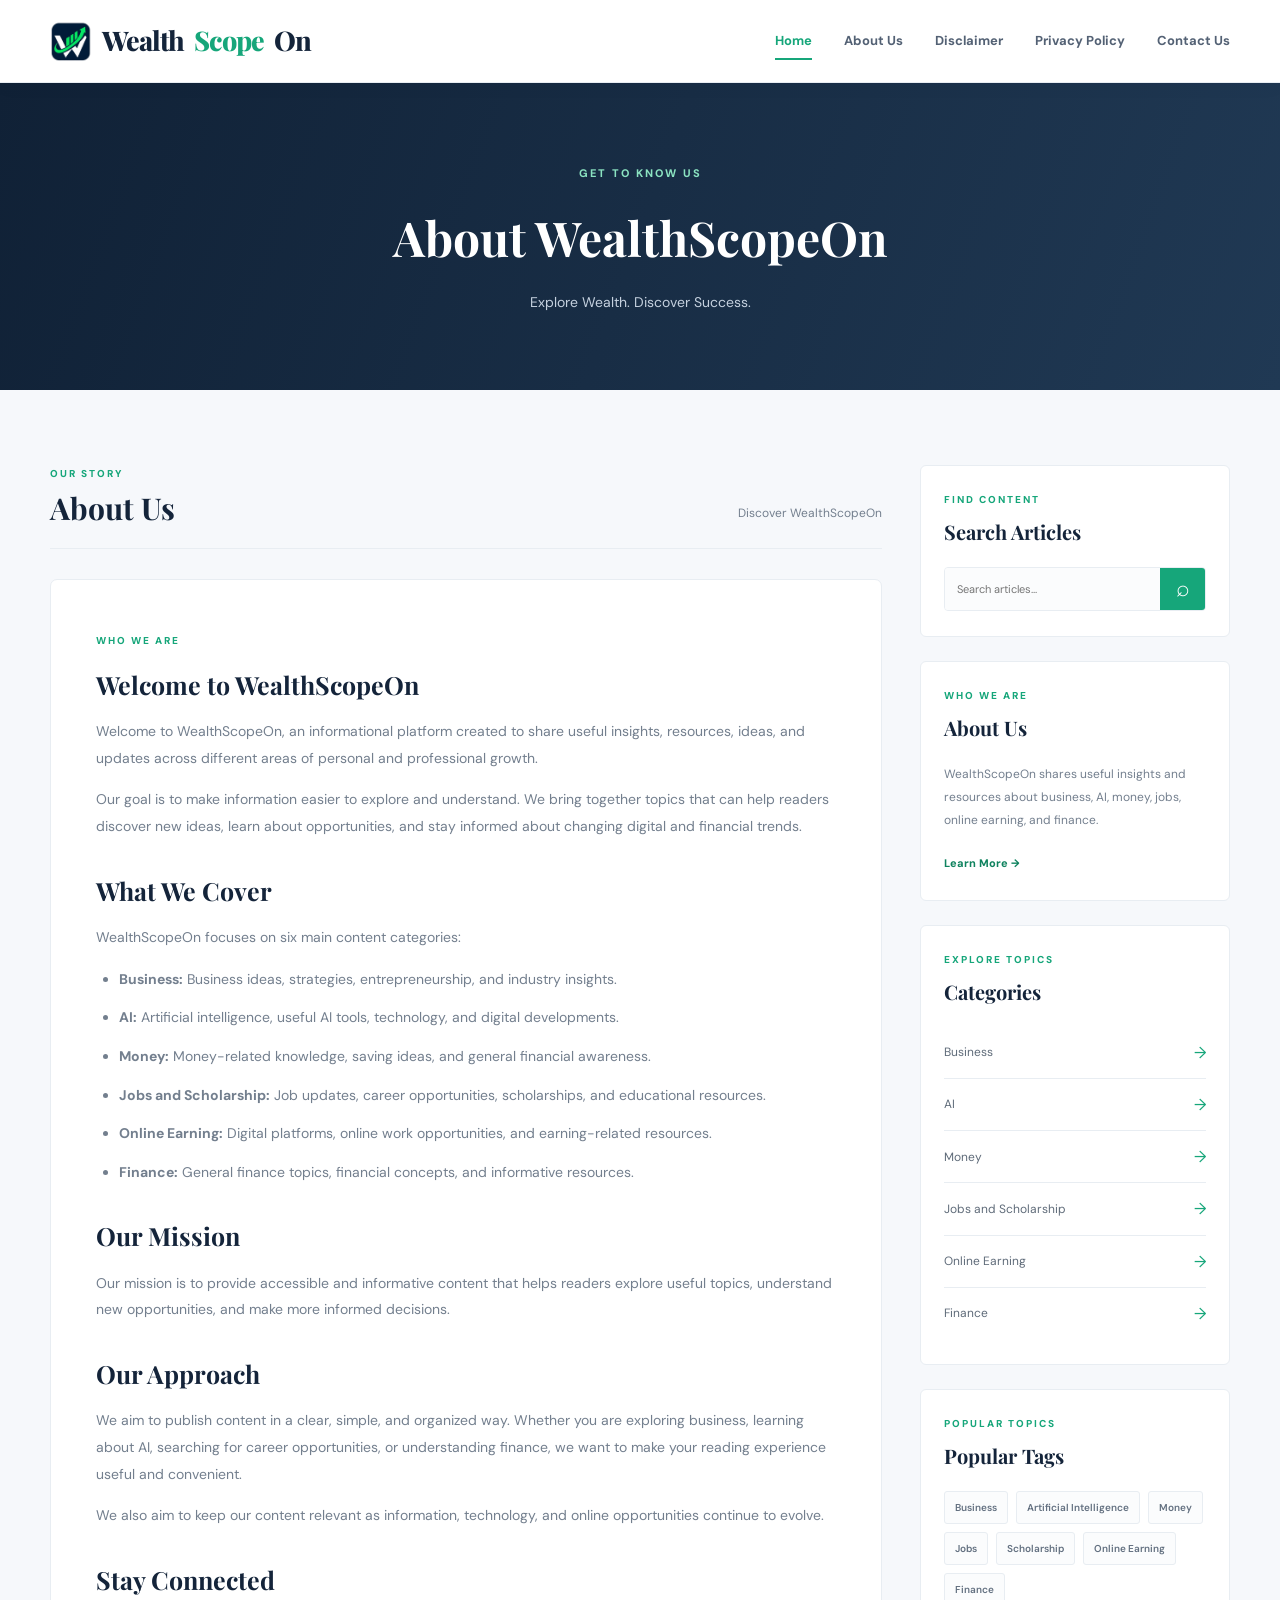
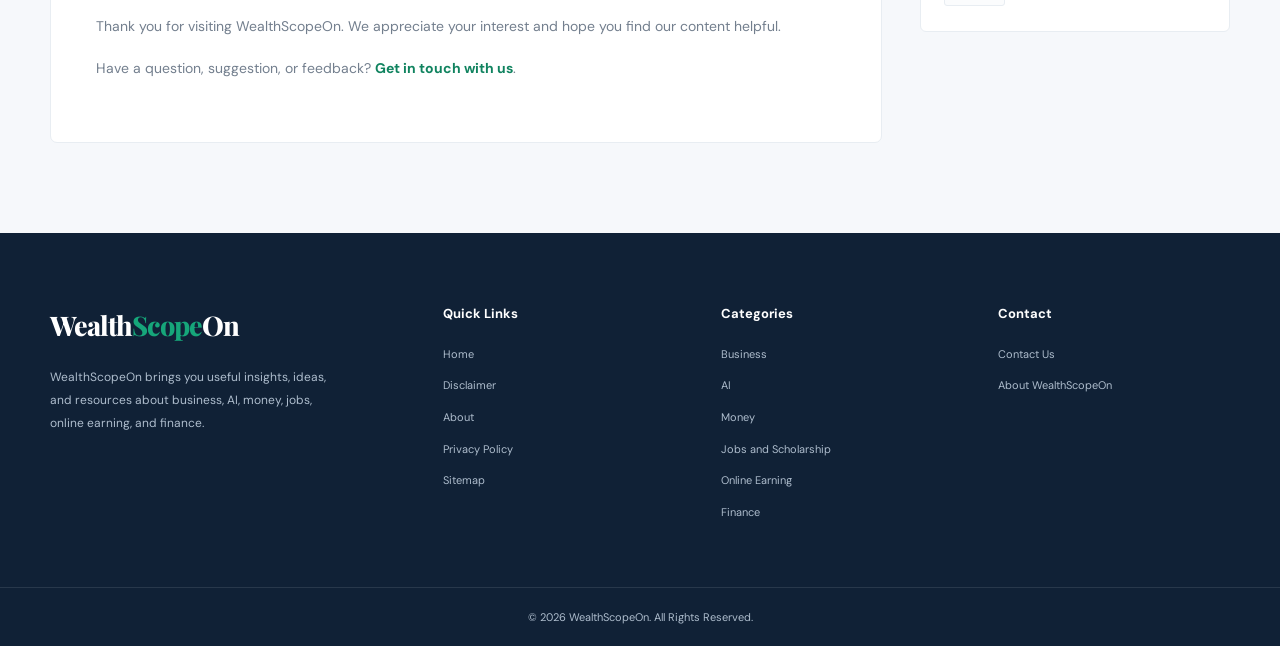
<file: blog web/about.html>
<!DOCTYPE html>
<html lang="en">

<head>
    <meta charset="UTF-8">
    <meta name="viewport" content="width=device-width, initial-scale=1.0">

    
<title>About Us | WealthScopeOn</title>
<link rel="icon" type="image/png" href="images/favicon.png.png">
<meta name="description" content="Learn more about WealthScopeOn, our mission, and our commitment to sharing useful insights on business, AI, money, jobs, online earning and finance.">

<meta name="keywords" content="About WealthScopeOn, Business, AI, Money, Finance, Online Earning, Jobs, Scholarship">

<meta name="author" content="WealthScopeOn">

<!-- Open Graph Meta Tags -->
<meta property="og:type" content="website">
<meta property="og:title" content="About Us | WealthScopeOn">
<meta property="og:description" content="Discover the mission behind WealthScopeOn and explore our business, AI, money and finance insights.">

<!-- Twitter Card Meta Tags -->
<meta name="twitter:card" content="summary">
<meta name="twitter:title" content="About Us | WealthScopeOn">
<meta name="twitter:description" content="Discover the mission behind WealthScopeOn and explore our business, AI, money and finance insights.">

    <link rel="preconnect" href="https://fonts.googleapis.com">
    <link rel="preconnect" href="https://fonts.gstatic.com" crossorigin>

    <link
        href="https://fonts.googleapis.com/css2?family=DM+Sans:wght@400;500;600;700;800&family=Playfair+Display:wght@500;600;700;800&display=swap"
        rel="stylesheet">

    <link rel="stylesheet" href="style.css">
</head>

<body>

    <!-- =================================
         HEADER / NAVBAR
    ================================== -->

    <header class="site-header">

    <div class="container navbar">

        <a href="index.html" class="logo">
            <img src="images/favicon.png.png" alt="WealthScopeOn Logo" class="logo-icon">
            Wealth<span>Scope</span>On
        </a>

        <button class="menu-toggle" id="menuToggle" aria-label="Toggle navigation">
            ☰
        </button>

        <nav class="nav-menu" id="navMenu">

            <a href="index.html" class="active">Home</a>

            <a href="about.html">About Us</a>

            <a href="disclaimer.html">Disclaimer</a>

            <a href="privacy-policy.html">Privacy Policy</a>

            <a href="contact.html">Contact Us</a>

        </nav>

    </div>

</header>


    <!-- =================================
         INNER PAGE HERO
    ================================== -->

    <section class="inner-page-hero">
        <div class="container">

            <span>GET TO KNOW US</span>

            <h1>About WealthScopeOn</h1>

            <p>Explore Wealth. Discover Success.</p>

        </div>
    </section>


    <!-- =================================
         MAIN CONTENT + RIGHT SIDEBAR
    ================================== -->

    <main class="container main-wrapper">

        <div class="content-layout">

            <!-- LEFT CONTENT -->

            <section class="articles-area">

                <div class="section-heading">
                    <div>
                        <span class="section-label">OUR STORY</span>
                        <h2>About Us</h2>
                    </div>

                    <p>Discover WealthScopeOn</p>
                </div>


                <article class="content-document">

                    <span class="document-label">WHO WE ARE</span>

                    <h2>Welcome to WealthScopeOn</h2>

                    <p>
                        Welcome to WealthScopeOn, an informational platform
                        created to share useful insights, resources, ideas,
                        and updates across different areas of personal and
                        professional growth.
                    </p>

                    <p>
                        Our goal is to make information easier to explore
                        and understand. We bring together topics that can
                        help readers discover new ideas, learn about
                        opportunities, and stay informed about changing
                        digital and financial trends.
                    </p>


                    <h2>What We Cover</h2>

                    <p>
                        WealthScopeOn focuses on six main content categories:
                    </p>

                    <ul>
                        <li>
                            <strong>Business:</strong>
                            Business ideas, strategies, entrepreneurship,
                            and industry insights.
                        </li>

                        <li>
                            <strong>AI:</strong>
                            Artificial intelligence, useful AI tools,
                            technology, and digital developments.
                        </li>

                        <li>
                            <strong>Money:</strong>
                            Money-related knowledge, saving ideas,
                            and general financial awareness.
                        </li>

                        <li>
                            <strong>Jobs and Scholarship:</strong>
                            Job updates, career opportunities,
                            scholarships, and educational resources.
                        </li>

                        <li>
                            <strong>Online Earning:</strong>
                            Digital platforms, online work opportunities,
                            and earning-related resources.
                        </li>

                        <li>
                            <strong>Finance:</strong>
                            General finance topics, financial concepts,
                            and informative resources.
                        </li>
                    </ul>


                    <h2>Our Mission</h2>

                    <p>
                        Our mission is to provide accessible and informative
                        content that helps readers explore useful topics,
                        understand new opportunities, and make more
                        informed decisions.
                    </p>


                    <h2>Our Approach</h2>

                    <p>
                        We aim to publish content in a clear, simple,
                        and organized way. Whether you are exploring
                        business, learning about AI, searching for career
                        opportunities, or understanding finance, we want
                        to make your reading experience useful and convenient.
                    </p>

                    <p>
                        We also aim to keep our content relevant as
                        information, technology, and online opportunities
                        continue to evolve.
                    </p>


                    <h2>Stay Connected</h2>

                    <p>
                        Thank you for visiting WealthScopeOn. We appreciate
                        your interest and hope you find our content helpful.
                    </p>

                    <p>
                        Have a question, suggestion, or feedback?
                        <a href="contact.html">Get in touch with us</a>.
                    </p>

                </article>

            </section>


            <!-- RIGHT SIDEBAR -->

            <aside class="sidebar">

                <!-- SEARCH WIDGET -->

                <div class="sidebar-widget search-widget">

                    <span class="widget-label">FIND CONTENT</span>

                    <h3>Search Articles</h3>

                    <form class="search-form" id="searchForm" action="index.html" method="get">

                        <input
                            type="search"
                            id="searchInput"
                            name="search"
                            placeholder="Search articles..."
                            aria-label="Search articles">

                        <button type="submit" aria-label="Search">
                            ⌕
                        </button>

                    </form>

                </div>


                <!-- ABOUT WIDGET -->

                <div class="sidebar-widget about-widget" id="about">

                    <span class="widget-label">WHO WE ARE</span>

                    <h3>About Us</h3>

                    <p>
                        WealthScopeOn shares useful insights and resources
                        about business, AI, money, jobs, online earning,
                        and finance.
                    </p>

                    <a href="about.html" class="widget-link">
                        Learn More →
                    </a>

                </div>


                <!-- CATEGORIES WIDGET -->

                <div class="sidebar-widget categories-widget" id="categories">

                    <span class="widget-label">EXPLORE TOPICS</span>

                    <h3>Categories</h3>

                    <ul class="category-list">

                        <li>
                            <button type="button" onclick="goToCategory('business')">
                                Business <span>→</span>
                            </button>
                        </li>

                        <li>
                            <button type="button" onclick="goToCategory('ai')">
                                AI <span>→</span>
                            </button>
                        </li>

                        <li>
                            <button type="button" onclick="goToCategory('money')">
                                Money <span>→</span>
                            </button>
                        </li>

                        <li>
                            <button type="button" onclick="goToCategory('jobs-scholarship')">
                                Jobs and Scholarship <span>→</span>
                            </button>
                        </li>

                        <li>
                            <button type="button" onclick="goToCategory('online-earning')">
                                Online Earning <span>→</span>
                            </button>
                        </li>

                        <li>
                            <button type="button" onclick="goToCategory('finance')">
                                Finance <span>→</span>
                            </button>
                        </li>

                    </ul>

                </div>


                <!-- POPULAR TAGS WIDGET -->

                <div class="sidebar-widget tags-widget">

                    <span class="widget-label">POPULAR TOPICS</span>

                    <h3>Popular Tags</h3>

                    <div class="tag-list">

                        <a href="index.html#articles" data-tag="business">Business</a>

                        <a href="index.html#articles" data-tag="artificial intelligence">Artificial Intelligence</a>

                        <a href="index.html#articles" data-tag="money">Money</a>

                        <a href="index.html#articles" data-tag="jobs">Jobs</a>

                        <a href="index.html#articles" data-tag="scholarship">Scholarship</a>

                        <a href="index.html#articles" data-tag="online earning">Online Earning</a>

                        <a href="index.html#articles" data-tag="finance">Finance</a>

                    </div>

                </div>

            </aside>

        </div>

    </main>


    <!-- =================================
         FOOTER
    ================================== -->

    <footer class="site-footer" id="footer">

        <div class="container footer-content">

            <!-- FOOTER ABOUT -->

            <div class="footer-about">

                <a href="index.html" class="logo footer-logo">
                    Wealth<span>Scope</span>On
                </a>

                <p>
                    WealthScopeOn brings you useful insights, ideas,
                    and resources about business, AI, money, jobs,
                    online earning, and finance.
                </p>

            </div>


            <!-- QUICK LINKS -->

            <div class="footer-column">

                <h3>Quick Links</h3>

                <a href="index.html">Home</a>
                <a href="disclaimer.html">Disclaimer</a>
                <a href="about.html">About</a>
                <a href="privacy-policy.html">Privacy Policy</a>
                <a href="sitemap.xml">Sitemap</a>

            </div>


            <!-- FOOTER CATEGORIES -->

            <div class="footer-column">

                <h3>Categories</h3>

                <a href="index.html#articles">Business</a>
                <a href="index.html#articles">AI</a>
                <a href="index.html#articles">Money</a>
                <a href="index.html#articles">Jobs and Scholarship</a>
                <a href="index.html#articles">Online Earning</a>
                <a href="index.html#articles">Finance</a>

            </div>


            <!-- CONTACT -->

            <div class="footer-column">

                <h3>Contact</h3>

                <a href="contact.html">Contact Us</a>
                <a href="about.html">About WealthScopeOn</a>

            </div>

        </div>


        <!-- COPYRIGHT -->

        <div class="footer-bottom">

            <div class="container">

                <p>
                    © <span id="currentYear">2026</span>
                    WealthScopeOn. All Rights Reserved.
                </p>

            </div>

        </div>

    </footer>


    <!-- =================================
         JAVASCRIPT
    ================================== -->

    <script src="script.js"></script>


<script>
   
        // Current year
        const currentYear = document.getElementById("currentYear");

        if (currentYear) {
            currentYear.textContent = new Date().getFullYear();
        }
  
    // Category navigation
    function goToCategory(category) {
        window.location.href =
            "index.html?category=" + encodeURIComponent(category) + "#articles";
    }
</script>

</body>
</html>
</file>
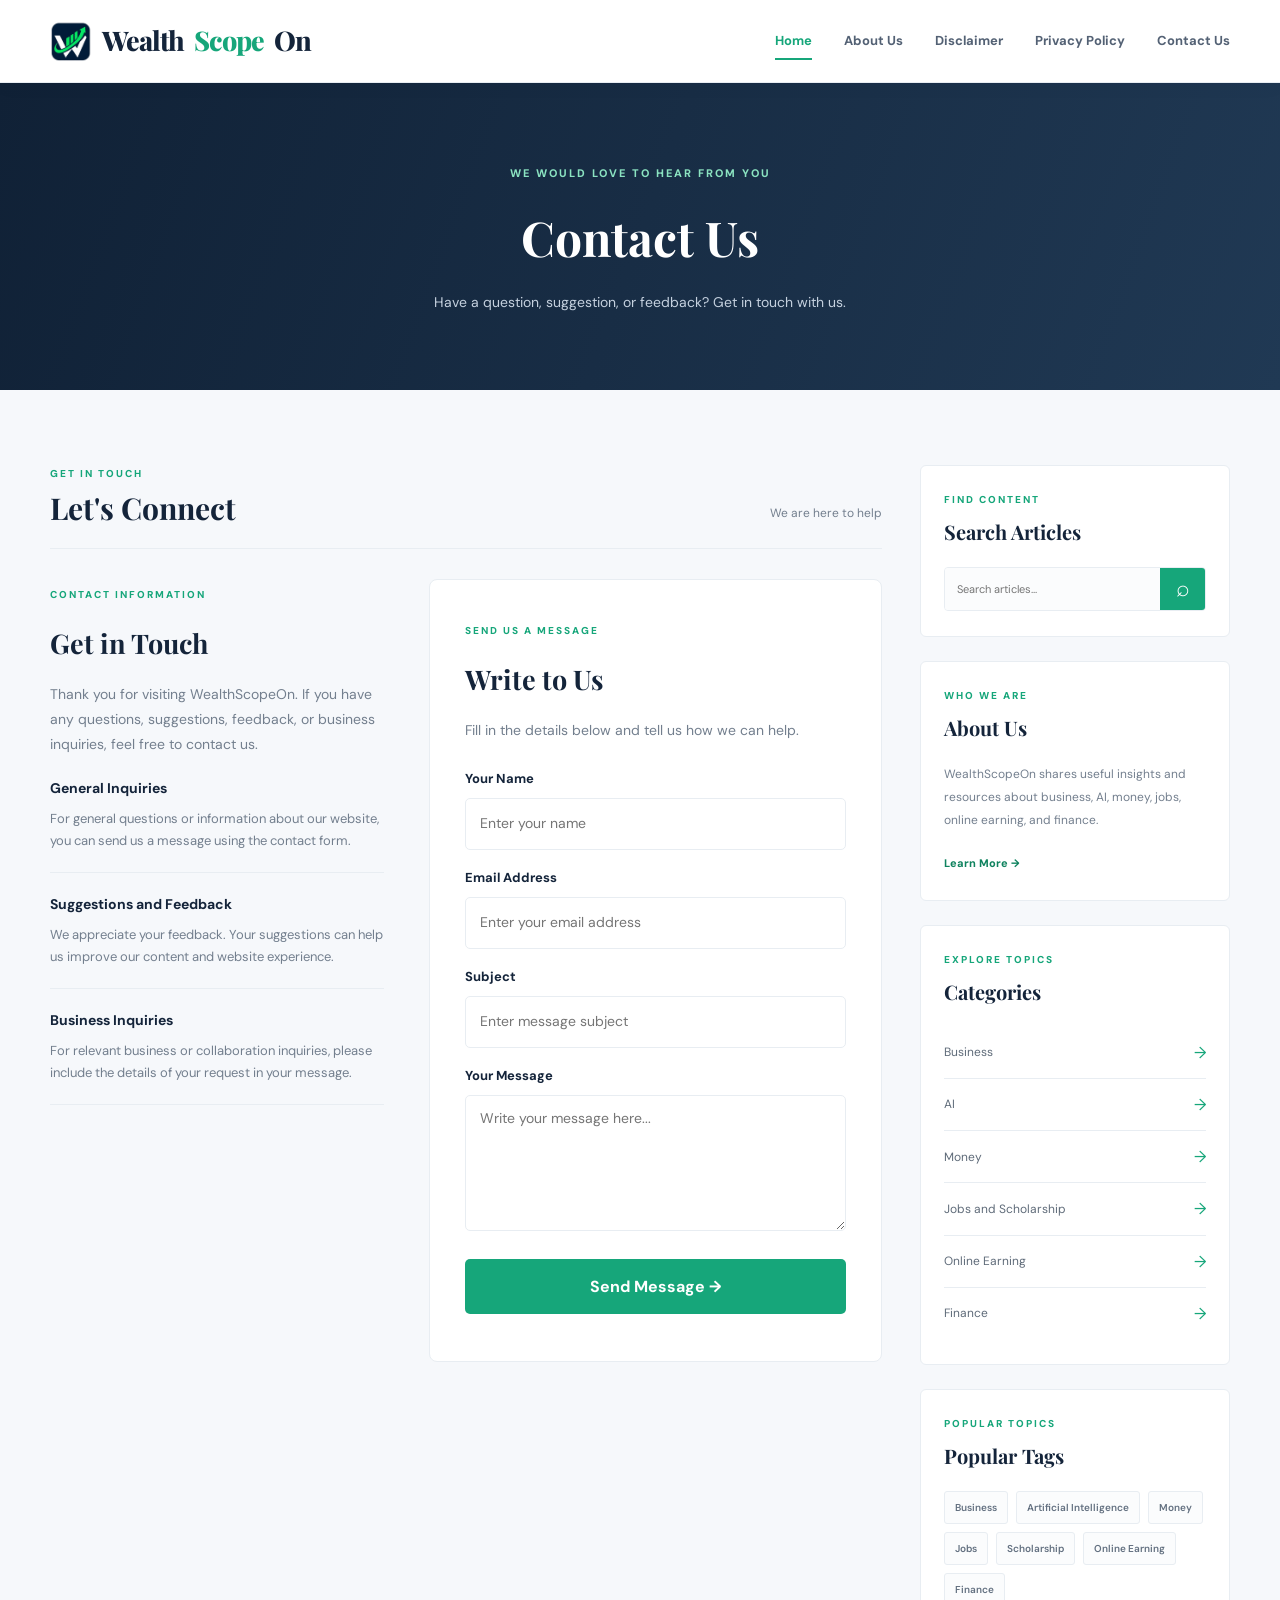
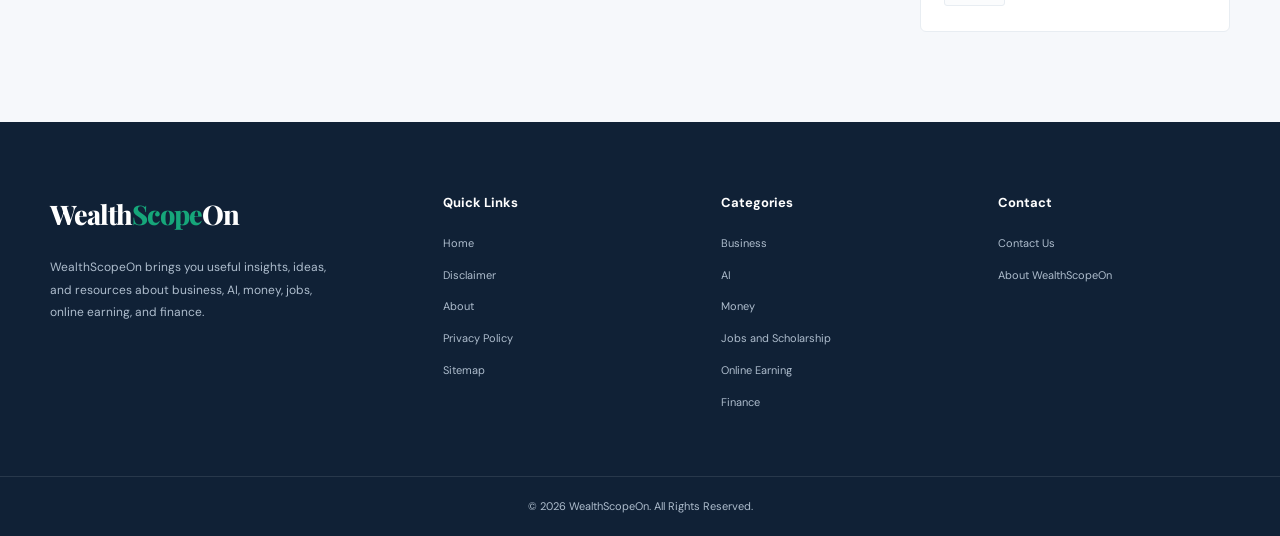
<file: blog web/Contact.html>
<!DOCTYPE html>
<html lang="en">

<head>
    <meta charset="UTF-8">
    <meta name="viewport" content="width=device-width, initial-scale=1.0">

   
<title>Contact Us | WealthScopeOn</title>
<link rel="icon" type="image/png" href="images/favicon.png.png">
<meta name="description" content="Get in touch with WealthScopeOn for general inquiries, suggestions, feedback and business-related questions.">

<meta name="keywords" content="Contact WealthScopeOn, Business Inquiries, Feedback, Suggestions, WealthScopeOn Contact">

<meta name="author" content="WealthScopeOn">

<!-- Open Graph Meta Tags -->
<meta property="og:type" content="website">
<meta property="og:title" content="Contact Us | WealthScopeOn">
<meta property="og:description" content="Contact WealthScopeOn for inquiries, suggestions, feedback and business opportunities.">

<!-- Twitter Card Meta Tags -->
<meta name="twitter:card" content="summary">
<meta name="twitter:title" content="Contact Us | WealthScopeOn">
<meta name="twitter:description" content="Contact WealthScopeOn for inquiries, suggestions, feedback and business opportunities.">


    <link rel="preconnect" href="https://fonts.googleapis.com">
    <link rel="preconnect" href="https://fonts.gstatic.com" crossorigin>

    <link
        href="https://fonts.googleapis.com/css2?family=DM+Sans:wght@400;500;600;700;800&family=Playfair+Display:wght@500;600;700;800&display=swap"
        rel="stylesheet">

    <link rel="stylesheet" href="style.css">
</head>

<body>

    <!-- HEADER / NAVBAR -->

    <header class="site-header">

    <div class="container navbar">

        <a href="index.html" class="logo">
            <img src="images/favicon.png.png" alt="WealthScopeOn Logo" class="logo-icon">
            Wealth<span>Scope</span>On
        </a>

        <button class="menu-toggle" id="menuToggle" aria-label="Toggle navigation">
            ☰
        </button>

        <nav class="nav-menu" id="navMenu">

            <a href="index.html" class="active">Home</a>

            <a href="about.html">About Us</a>

            <a href="disclaimer.html">Disclaimer</a>

            <a href="privacy-policy.html">Privacy Policy</a>

            <a href="contact.html">Contact Us</a>

        </nav>

    </div>

</header>


    <!-- PAGE HERO -->

    <section class="inner-page-hero">
        <div class="container">

            <span>WE WOULD LOVE TO HEAR FROM YOU</span>

            <h1>Contact Us</h1>

            <p>Have a question, suggestion, or feedback? Get in touch with us.</p>

        </div>
    </section>


    <!-- MAIN CONTENT + SIDEBAR -->

    <main class="container main-wrapper">

        <div class="content-layout">

            <!-- LEFT CONTENT -->

            <section class="articles-area">

                <div class="section-heading">
                    <div>
                        <span class="section-label">GET IN TOUCH</span>
                        <h2>Let's Connect</h2>
                    </div>

                    <p>We are here to help</p>
                </div>


                <div class="contact-layout">

                    <!-- CONTACT INFORMATION -->

                    <div class="contact-info">

                        <span class="document-label">CONTACT INFORMATION</span>

                        <h2>Get in Touch</h2>

                        <p>
                            Thank you for visiting WealthScopeOn.
                            If you have any questions, suggestions,
                            feedback, or business inquiries, feel
                            free to contact us.
                        </p>


                        <div class="contact-info-item">

                            <h3>General Inquiries</h3>

                            <p>
                                For general questions or information
                                about our website, you can send us
                                a message using the contact form.
                            </p>

                        </div>


                        <div class="contact-info-item">

                            <h3>Suggestions and Feedback</h3>

                            <p>
                                We appreciate your feedback.
                                Your suggestions can help us improve
                                our content and website experience.
                            </p>

                        </div>


                        <div class="contact-info-item">

                            <h3>Business Inquiries</h3>

                            <p>
                                For relevant business or collaboration
                                inquiries, please include the details
                                of your request in your message.
                            </p>

                        </div>

                    </div>


                    <!-- CONTACT FORM -->

                    <div class="contact-form-box">

                        <span class="document-label">SEND US A MESSAGE</span>

                        <h2>Write to Us</h2>

                        <p>
                            Fill in the details below and tell us
                            how we can help.
                        </p>


                        <form id="contactForm">

                            <label for="contactName">Your Name</label>

                            <input
                                type="text"
                                id="contactName"
                                name="name"
                                placeholder="Enter your name"
                                required>


                            <label for="contactEmail">Email Address</label>

                            <input
                                type="email"
                                id="contactEmail"
                                name="email"
                                placeholder="Enter your email address"
                                required>


                            <label for="contactSubject">Subject</label>

                            <input
                                type="text"
                                id="contactSubject"
                                name="subject"
                                placeholder="Enter message subject"
                                required>


                            <label for="contactMessage">Your Message</label>

                            <textarea
                                id="contactMessage"
                                name="message"
                                rows="6"
                                placeholder="Write your message here..."
                                required></textarea>


                            <button type="submit" class="contact-submit-btn">
                                Send Message →
                            </button>

                            <p class="form-message" id="formMessage"></p>

                        </form>

                    </div>

                </div>

            </section>


            <!-- RIGHT SIDEBAR -->

            <aside class="sidebar">

                <!-- SEARCH -->

                <div class="sidebar-widget search-widget">

                    <span class="widget-label">FIND CONTENT</span>

                    <h3>Search Articles</h3>

                    <form class="search-form" id="searchForm" action="index.html" method="get">

                        <input
                            type="search"
                            id="searchInput"
                            name="search"
                            placeholder="Search articles..."
                            aria-label="Search articles">

                        <button type="submit" aria-label="Search">
                            ⌕
                        </button>

                    </form>

                </div>


                <!-- ABOUT -->

                <div class="sidebar-widget about-widget" id="about">

                    <span class="widget-label">WHO WE ARE</span>

                    <h3>About Us</h3>

                    <p>
                        WealthScopeOn shares useful insights and resources
                        about business, AI, money, jobs, online earning,
                        and finance.
                    </p>

                    <a href="about.html" class="widget-link">
                        Learn More →
                    </a>

                </div>


                <!-- CATEGORIES -->

                <div class="sidebar-widget categories-widget" id="categories">

                    <span class="widget-label">EXPLORE TOPICS</span>

                    <h3>Categories</h3>

                    <ul class="category-list">

                        <li>
                            <button type="button" onclick="goToCategory('business')">
                                Business <span>→</span>
                            </button>
                        </li>

                        <li>
                            <button type="button" onclick="goToCategory('ai')">
                                AI <span>→</span>
                            </button>
                        </li>

                        <li>
                            <button type="button" onclick="goToCategory('money')">
                                Money <span>→</span>
                            </button>
                        </li>

                        <li>
                            <button type="button" onclick="goToCategory('jobs-scholarship')">
                                Jobs and Scholarship <span>→</span>
                            </button>
                        </li>

                        <li>
                            <button type="button" onclick="goToCategory('online-earning')">
                                Online Earning <span>→</span>
                            </button>
                        </li>

                        <li>
                            <button type="button" onclick="goToCategory('finance')">
                                Finance <span>→</span>
                            </button>
                        </li>

                    </ul>

                </div>


                <!-- POPULAR TAGS -->

                <div class="sidebar-widget tags-widget">

                    <span class="widget-label">POPULAR TOPICS</span>

                    <h3>Popular Tags</h3>

                    <div class="tag-list">

                        <a href="index.html#articles" data-tag="business">Business</a>

                        <a href="index.html#articles" data-tag="artificial intelligence">Artificial Intelligence</a>

                        <a href="index.html#articles" data-tag="money">Money</a>

                        <a href="index.html#articles" data-tag="jobs">Jobs</a>

                        <a href="index.html#articles" data-tag="scholarship">Scholarship</a>

                        <a href="index.html#articles" data-tag="online earning">Online Earning</a>

                        <a href="index.html#articles" data-tag="finance">Finance</a>

                    </div>

                </div>

            </aside>

        </div>

    </main>


    <!-- FOOTER -->

    <footer class="site-footer" id="footer">

        <div class="container footer-content">

            <!-- ABOUT -->

            <div class="footer-about">

                <a href="index.html" class="logo footer-logo">
                    Wealth<span>Scope</span>On
                </a>

                <p>
                    WealthScopeOn brings you useful insights, ideas,
                    and resources about business, AI, money, jobs,
                    online earning, and finance.
                </p>

            </div>


            <!-- QUICK LINKS -->

            <div class="footer-column">

                <h3>Quick Links</h3>

                <a href="index.html">Home</a>
                <a href="disclaimer.html">Disclaimer</a>
                <a href="about.html">About</a>
                <a href="privacy-policy.html">Privacy Policy</a>
                <a href="sitemap.xml">Sitemap</a>

            </div>


            <!-- CATEGORIES -->

            <div class="footer-column">

                <h3>Categories</h3>

                <a href="index.html#articles">Business</a>
                <a href="index.html#articles">AI</a>
                <a href="index.html#articles">Money</a>
                <a href="index.html#articles">Jobs and Scholarship</a>
                <a href="index.html#articles">Online Earning</a>
                <a href="index.html#articles">Finance</a>

            </div>


            <!-- CONTACT -->

            <div class="footer-column">

                <h3>Contact</h3>

                <a href="contact.html">Contact Us</a>
                <a href="about.html">About WealthScopeOn</a>

            </div>

        </div>


        <!-- COPYRIGHT -->

        <div class="footer-bottom">

            <div class="container">

                <p>
                    © <span id="currentYear">2026</span>
                    WealthScopeOn. All Rights Reserved.
                </p>

            </div>

        </div>

    </footer>


    <!-- JAVASCRIPT -->

    <script src="script.js"></script>

    
<script>
       // Current year
        const currentYear = document.getElementById("currentYear");

        if (currentYear) {
            currentYear.textContent = new Date().getFullYear();
        }

        // Contact form
        const contactForm = document.getElementById("contactForm");
        const formMessage = document.getElementById("formMessage");

        if (contactForm && formMessage) {
            contactForm.addEventListener("submit", function (event) {
                event.preventDefault();

                formMessage.textContent =
                    "Thank you! Your message form is ready, but it is not connected to a message service yet.";

                formMessage.style.color = "#10835f";

                contactForm.reset();
            });
        }


    // Category navigation
    function goToCategory(category) {
        window.location.href =
            "index.html?category=" + encodeURIComponent(category) + "#articles";
    }
</script>


</body>
</html>
</file>
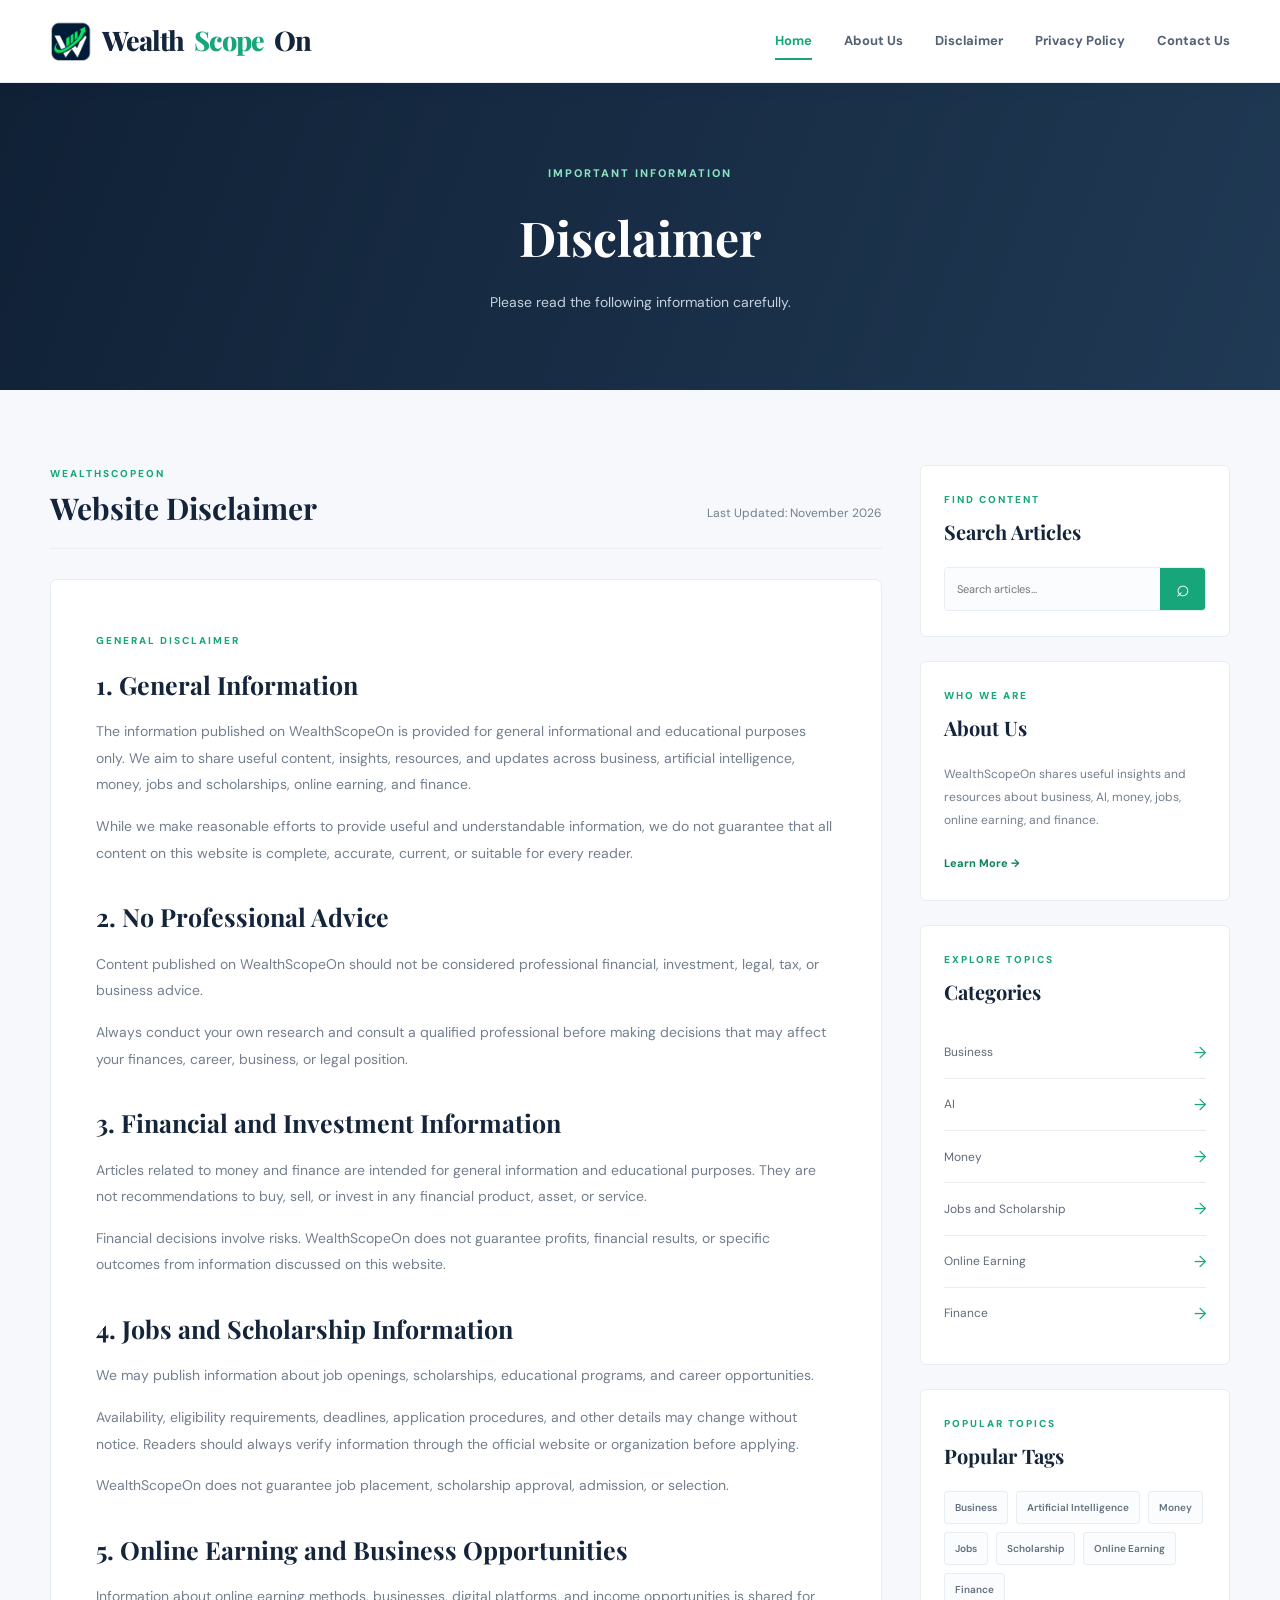
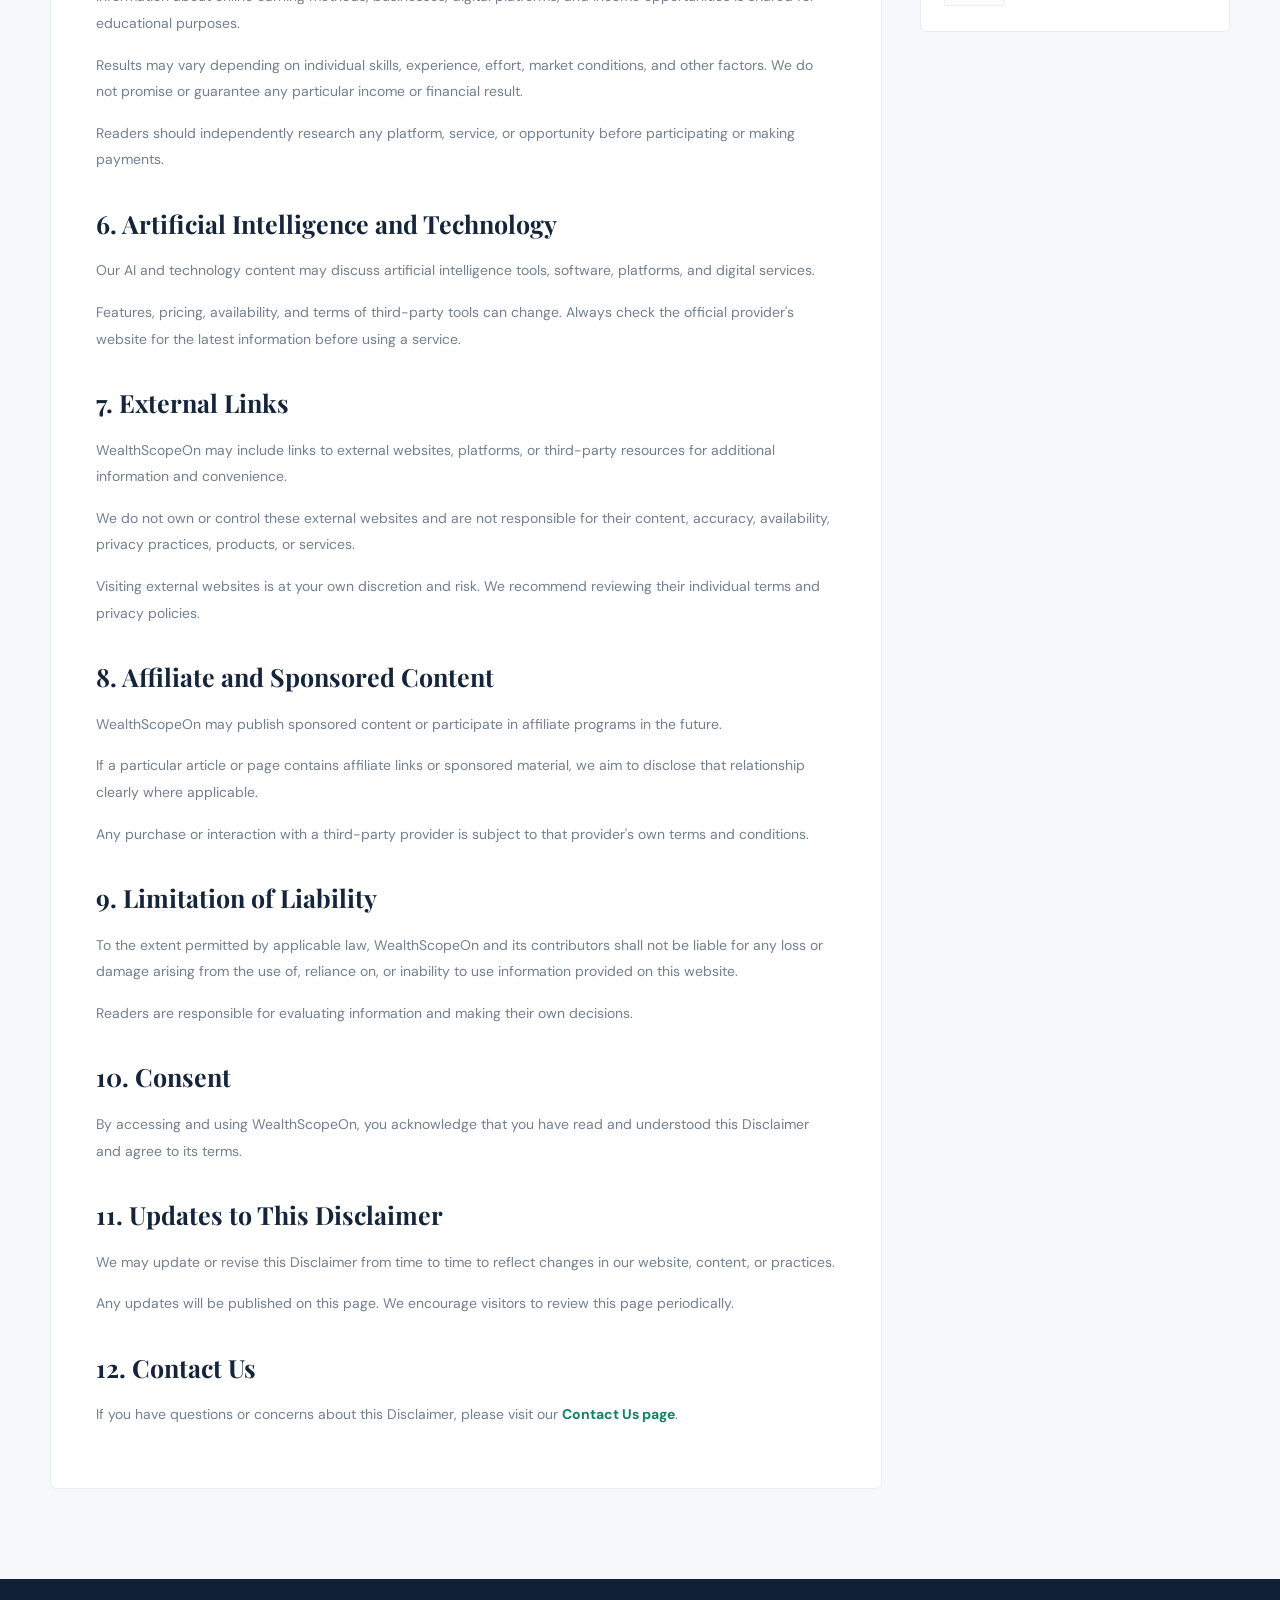
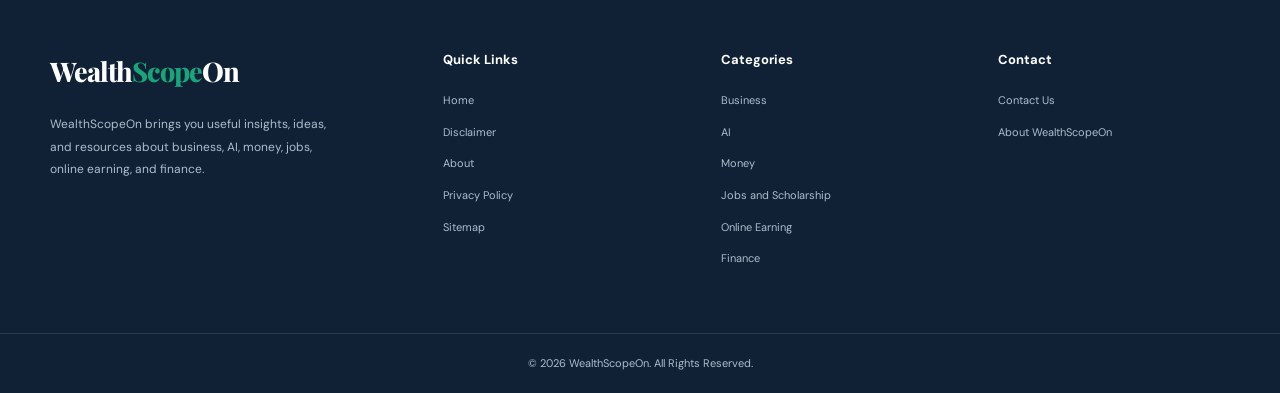
<file: blog web/Disclaimer.html>
<!DOCTYPE html>
<html lang="en">

<head>
    <meta charset="UTF-8">
    <meta name="viewport" content="width=device-width, initial-scale=1.0">

   
<title>Disclaimer | WealthScopeOn</title>
<link rel="icon" type="image/png" href="images/favicon.png.png">
<meta name="description" content="Read the WealthScopeOn disclaimer to understand the limitations of our business, finance, AI, jobs, scholarship and online earning information.">

<meta name="keywords" content="WealthScopeOn Disclaimer, Financial Disclaimer, Business Information, AI Information, Online Earning, Finance">

<meta name="author" content="WealthScopeOn">

<!-- Open Graph Meta Tags -->
<meta property="og:type" content="website">
<meta property="og:title" content="Disclaimer | WealthScopeOn">
<meta property="og:description" content="Understand the terms and limitations of information published on WealthScopeOn.">

<!-- Twitter Card Meta Tags -->
<meta name="twitter:card" content="summary">
<meta name="twitter:title" content="Disclaimer | WealthScopeOn">
<meta name="twitter:description" content="Understand the terms and limitations of information published on WealthScopeOn.">

    <link rel="preconnect" href="https://fonts.googleapis.com">
    <link rel="preconnect" href="https://fonts.gstatic.com" crossorigin>

    <link
        href="https://fonts.googleapis.com/css2?family=DM+Sans:wght@400;500;600;700;800&family=Playfair+Display:wght@500;600;700;800&display=swap"
        rel="stylesheet">

    <link rel="stylesheet" href="style.css">
</head>

<body>

    <!-- HEADER / NAVBAR -->

    <header class="site-header">

    <div class="container navbar">

        <a href="index.html" class="logo">
            <img src="images/favicon.png.png" alt="WealthScopeOn Logo" class="logo-icon">
            Wealth<span>Scope</span>On
        </a>

        <button class="menu-toggle" id="menuToggle" aria-label="Toggle navigation">
            ☰
        </button>

        <nav class="nav-menu" id="navMenu">

            <a href="index.html" class="active">Home</a>

            <a href="about.html">About Us</a>

            <a href="disclaimer.html">Disclaimer</a>

            <a href="privacy-policy.html">Privacy Policy</a>

            <a href="contact.html">Contact Us</a>

        </nav>

    </div>

</header>

    <!-- PAGE HERO -->

    <section class="inner-page-hero">
        <div class="container">

            <span>IMPORTANT INFORMATION</span>

            <h1>Disclaimer</h1>

            <p>Please read the following information carefully.</p>

        </div>
    </section>


    <!-- MAIN CONTENT + SIDEBAR -->

    <main class="container main-wrapper">

        <div class="content-layout">

            <!-- LEFT CONTENT -->

            <section class="articles-area">

                <div class="section-heading">
                    <div>
                        <span class="section-label">WEALTHSCOPEON</span>
                        <h2>Website Disclaimer</h2>
                    </div>

                    <p>Last Updated: November 2026</p>
                </div>


                <article class="content-document">

                    <span class="document-label">GENERAL DISCLAIMER</span>

                    <h2>1. General Information</h2>

                    <p>
                        The information published on WealthScopeOn is
                        provided for general informational and educational
                        purposes only. We aim to share useful content,
                        insights, resources, and updates across business,
                        artificial intelligence, money, jobs and
                        scholarships, online earning, and finance.
                    </p>

                    <p>
                        While we make reasonable efforts to provide useful
                        and understandable information, we do not guarantee
                        that all content on this website is complete,
                        accurate, current, or suitable for every reader.
                    </p>


                    <h2>2. No Professional Advice</h2>

                    <p>
                        Content published on WealthScopeOn should not be
                        considered professional financial, investment,
                        legal, tax, or business advice.
                    </p>

                    <p>
                        Always conduct your own research and consult a
                        qualified professional before making decisions
                        that may affect your finances, career, business,
                        or legal position.
                    </p>


                    <h2>3. Financial and Investment Information</h2>

                    <p>
                        Articles related to money and finance are intended
                        for general information and educational purposes.
                        They are not recommendations to buy, sell, or invest
                        in any financial product, asset, or service.
                    </p>

                    <p>
                        Financial decisions involve risks. WealthScopeOn
                        does not guarantee profits, financial results,
                        or specific outcomes from information discussed
                        on this website.
                    </p>


                    <h2>4. Jobs and Scholarship Information</h2>

                    <p>
                        We may publish information about job openings,
                        scholarships, educational programs, and career
                        opportunities.
                    </p>

                    <p>
                        Availability, eligibility requirements, deadlines,
                        application procedures, and other details may
                        change without notice. Readers should always
                        verify information through the official website
                        or organization before applying.
                    </p>

                    <p>
                        WealthScopeOn does not guarantee job placement,
                        scholarship approval, admission, or selection.
                    </p>


                    <h2>5. Online Earning and Business Opportunities</h2>

                    <p>
                        Information about online earning methods,
                        businesses, digital platforms, and income
                        opportunities is shared for educational purposes.
                    </p>

                    <p>
                        Results may vary depending on individual skills,
                        experience, effort, market conditions, and other
                        factors. We do not promise or guarantee any
                        particular income or financial result.
                    </p>

                    <p>
                        Readers should independently research any
                        platform, service, or opportunity before
                        participating or making payments.
                    </p>


                    <h2>6. Artificial Intelligence and Technology</h2>

                    <p>
                        Our AI and technology content may discuss
                        artificial intelligence tools, software,
                        platforms, and digital services.
                    </p>

                    <p>
                        Features, pricing, availability, and terms of
                        third-party tools can change. Always check the
                        official provider's website for the latest
                        information before using a service.
                    </p>


                    <h2>7. External Links</h2>

                    <p>
                        WealthScopeOn may include links to external
                        websites, platforms, or third-party resources
                        for additional information and convenience.
                    </p>

                    <p>
                        We do not own or control these external websites
                        and are not responsible for their content,
                        accuracy, availability, privacy practices,
                        products, or services.
                    </p>

                    <p>
                        Visiting external websites is at your own
                        discretion and risk. We recommend reviewing
                        their individual terms and privacy policies.
                    </p>


                    <h2>8. Affiliate and Sponsored Content</h2>

                    <p>
                        WealthScopeOn may publish sponsored content
                        or participate in affiliate programs in the
                        future.
                    </p>

                    <p>
                        If a particular article or page contains
                        affiliate links or sponsored material, we
                        aim to disclose that relationship clearly
                        where applicable.
                    </p>

                    <p>
                        Any purchase or interaction with a third-party
                        provider is subject to that provider's own
                        terms and conditions.
                    </p>


                    <h2>9. Limitation of Liability</h2>

                    <p>
                        To the extent permitted by applicable law,
                        WealthScopeOn and its contributors shall not
                        be liable for any loss or damage arising from
                        the use of, reliance on, or inability to use
                        information provided on this website.
                    </p>

                    <p>
                        Readers are responsible for evaluating
                        information and making their own decisions.
                    </p>


                    <h2>10. Consent</h2>

                    <p>
                        By accessing and using WealthScopeOn, you
                        acknowledge that you have read and understood
                        this Disclaimer and agree to its terms.
                    </p>


                    <h2>11. Updates to This Disclaimer</h2>

                    <p>
                        We may update or revise this Disclaimer
                        from time to time to reflect changes in
                        our website, content, or practices.
                    </p>

                    <p>
                        Any updates will be published on this page.
                        We encourage visitors to review this page
                        periodically.
                    </p>


                    <h2>12. Contact Us</h2>

                    <p>
                        If you have questions or concerns about
                        this Disclaimer, please visit our
                        <a href="contact.html">Contact Us page</a>.
                    </p>

                </article>

            </section>


            <!-- RIGHT SIDEBAR -->

            <aside class="sidebar">

                <!-- SEARCH -->

                <div class="sidebar-widget search-widget">

                    <span class="widget-label">FIND CONTENT</span>

                    <h3>Search Articles</h3>

                    <form class="search-form" id="searchForm" action="index.html" method="get">

                        <input
                            type="search"
                            id="searchInput"
                            name="search"
                            placeholder="Search articles..."
                            aria-label="Search articles">

                        <button type="submit" aria-label="Search">
                            ⌕
                        </button>

                    </form>

                </div>


                <!-- ABOUT -->

                <div class="sidebar-widget about-widget" id="about">

                    <span class="widget-label">WHO WE ARE</span>

                    <h3>About Us</h3>

                    <p>
                        WealthScopeOn shares useful insights and resources
                        about business, AI, money, jobs, online earning,
                        and finance.
                    </p>

                    <a href="about.html" class="widget-link">
                        Learn More →
                    </a>

                </div>


                <!-- CATEGORIES -->

                <div class="sidebar-widget categories-widget" id="categories">

                    <span class="widget-label">EXPLORE TOPICS</span>

                    <h3>Categories</h3>

                    <ul class="category-list">

                        <li>
                            <button type="button" onclick="goToCategory('business')">
                                Business <span>→</span>
                            </button>
                        </li>

                        <li>
                            <button type="button" onclick="goToCategory('ai')">
                                AI <span>→</span>
                            </button>
                        </li>

                        <li>
                            <button type="button" onclick="goToCategory('money')">
                                Money <span>→</span>
                            </button>
                        </li>

                        <li>
                            <button type="button" onclick="goToCategory('jobs-scholarship')">
                                Jobs and Scholarship <span>→</span>
                            </button>
                        </li>

                        <li>
                            <button type="button" onclick="goToCategory('online-earning')">
                                Online Earning <span>→</span>
                            </button>
                        </li>

                        <li>
                            <button type="button" onclick="goToCategory('finance')">
                                Finance <span>→</span>
                            </button>
                        </li>

                    </ul>

                </div>


                <!-- POPULAR TAGS -->

                <div class="sidebar-widget tags-widget">

                    <span class="widget-label">POPULAR TOPICS</span>

                    <h3>Popular Tags</h3>

                    <div class="tag-list">

                        <a href="index.html#articles" data-tag="business">Business</a>

                        <a href="index.html#articles" data-tag="artificial intelligence">Artificial Intelligence</a>

                        <a href="index.html#articles" data-tag="money">Money</a>

                        <a href="index.html#articles" data-tag="jobs">Jobs</a>

                        <a href="index.html#articles" data-tag="scholarship">Scholarship</a>

                        <a href="index.html#articles" data-tag="online earning">Online Earning</a>

                        <a href="index.html#articles" data-tag="finance">Finance</a>

                    </div>

                </div>

            </aside>

        </div>

    </main>


    <!-- FOOTER -->

    <footer class="site-footer" id="footer">

        <div class="container footer-content">

            <div class="footer-about">

                <a href="index.html" class="logo footer-logo">
                    Wealth<span>Scope</span>On
                </a>

                <p>
                    WealthScopeOn brings you useful insights, ideas,
                    and resources about business, AI, money, jobs,
                    online earning, and finance.
                </p>

            </div>


            <div class="footer-column">

                <h3>Quick Links</h3>

                <a href="index.html">Home</a>
                <a href="disclaimer.html">Disclaimer</a>
                <a href="about.html">About</a>
                <a href="privacy-policy.html">Privacy Policy</a>
                <a href="sitemap.xml">Sitemap</a>

            </div>


            <div class="footer-column">

                <h3>Categories</h3>

                <a href="index.html#articles">Business</a>
                <a href="index.html#articles">AI</a>
                <a href="index.html#articles">Money</a>
                <a href="index.html#articles">Jobs and Scholarship</a>
                <a href="index.html#articles">Online Earning</a>
                <a href="index.html#articles">Finance</a>

            </div>


            <div class="footer-column">

                <h3>Contact</h3>

                <a href="contact.html">Contact Us</a>
                <a href="about.html">About WealthScopeOn</a>

            </div>

        </div>


        <div class="footer-bottom">

            <div class="container">

                <p>
                    © <span id="currentYear">2026</span>
                    WealthScopeOn. All Rights Reserved.
                </p>

            </div>

        </div>

    </footer>


    <!-- JAVASCRIPT -->

    <script src="script.js"></script>

    
<script>
  
        // Current year
        const currentYear = document.getElementById("currentYear");

        if (currentYear) {
            currentYear.textContent = new Date().getFullYear();
        }
    
    // Category navigation
    function goToCategory(category) {
        window.location.href =
            "index.html?category=" + encodeURIComponent(category) + "#articles";
    }
</script>


</body>
</html>
</file>
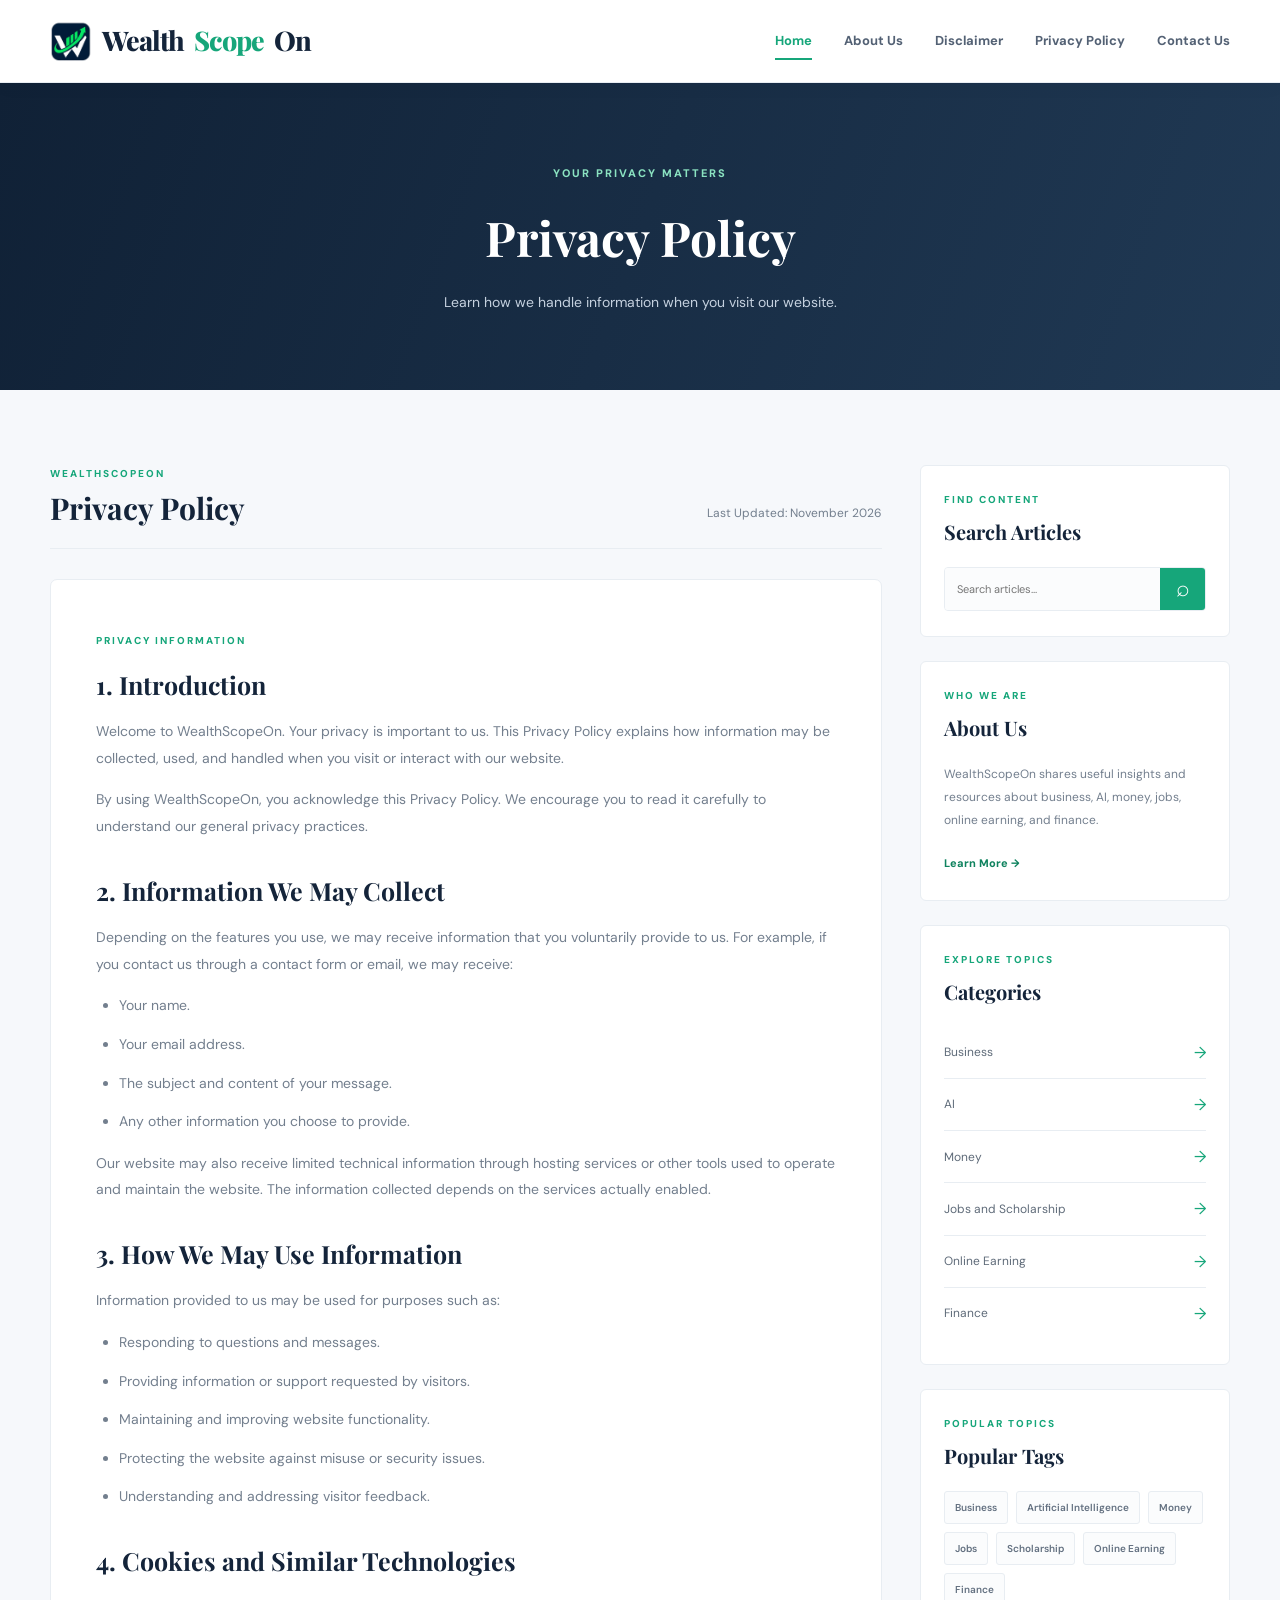
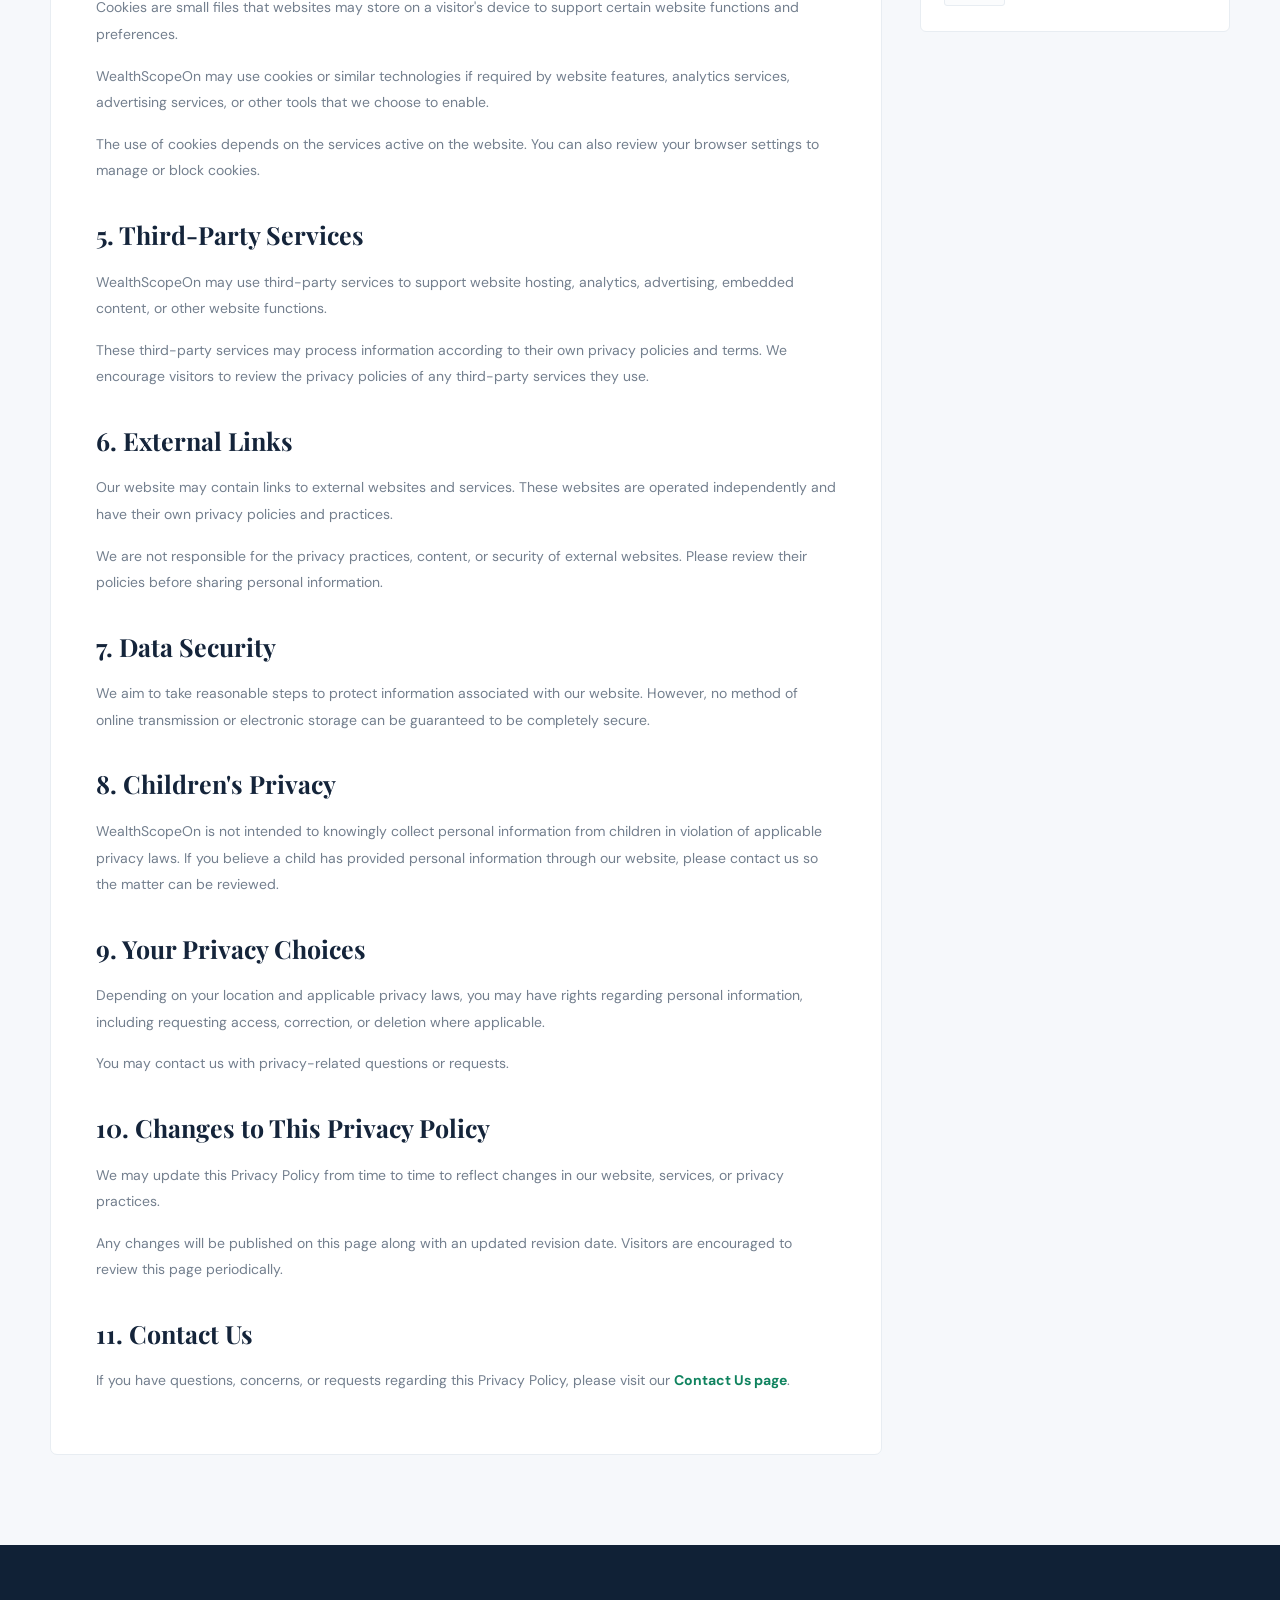
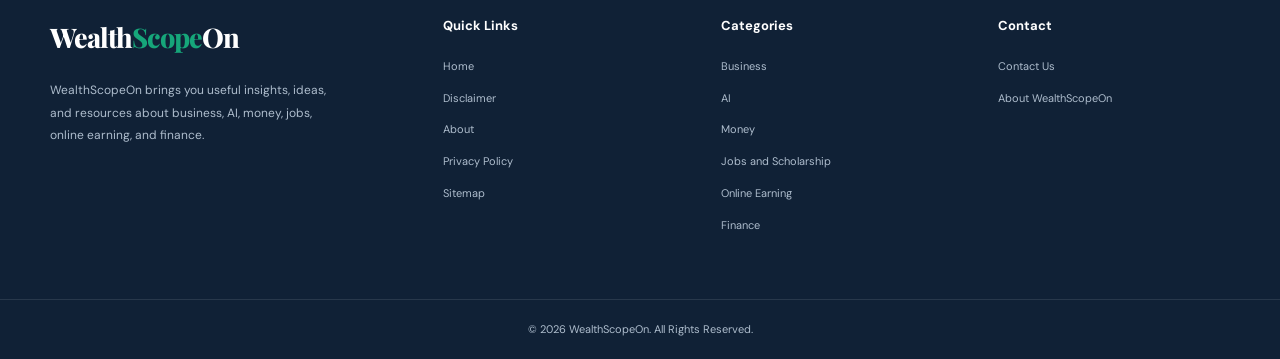
<file: blog web/Privacy-Policy.html>
<!DOCTYPE html>
<html lang="en">

<head>
    <meta charset="UTF-8">
    <meta name="viewport" content="width=device-width, initial-scale=1.0">

    
<title>Privacy Policy | WealthScopeOn</title>
<link rel="icon" type="image/png" href="images/favicon.png.png">
<meta name="description" content="Read the WealthScopeOn Privacy Policy to learn how information, cookies and third-party services may be handled when you visit our website.">

<meta name="keywords" content="WealthScopeOn Privacy Policy, Website Privacy, Data Protection, Cookies, User Privacy">

<meta name="author" content="WealthScopeOn">

<!-- Open Graph Meta Tags -->
<meta property="og:type" content="website">
<meta property="og:title" content="Privacy Policy | WealthScopeOn">
<meta property="og:description" content="Learn about privacy, information handling and your choices when using WealthScopeOn.">

<!-- Twitter Card Meta Tags -->
<meta name="twitter:card" content="summary">
<meta name="twitter:title" content="Privacy Policy | WealthScopeOn">
<meta name="twitter:description" content="Learn about privacy, information handling and your choices when using WealthScopeOn.">

    <link rel="preconnect" href="https://fonts.googleapis.com">
    <link rel="preconnect" href="https://fonts.gstatic.com" crossorigin>

    <link
        href="https://fonts.googleapis.com/css2?family=DM+Sans:wght@400;500;600;700;800&family=Playfair+Display:wght@500;600;700;800&display=swap"
        rel="stylesheet">

    <link rel="stylesheet" href="style.css">
</head>

<body>

    <!-- HEADER / NAVBAR -->

    <header class="site-header">

    <div class="container navbar">

        <a href="index.html" class="logo">
            <img src="images/favicon.png.png" alt="WealthScopeOn Logo" class="logo-icon">
            Wealth<span>Scope</span>On
        </a>

        <button class="menu-toggle" id="menuToggle" aria-label="Toggle navigation">
            ☰
        </button>

        <nav class="nav-menu" id="navMenu">

            <a href="index.html" class="active">Home</a>

            <a href="about.html">About Us</a>

            <a href="disclaimer.html">Disclaimer</a>

            <a href="privacy-policy.html">Privacy Policy</a>

            <a href="contact.html">Contact Us</a>

        </nav>

    </div>

</header>


    <!-- PAGE HERO -->

    <section class="inner-page-hero">
        <div class="container">

            <span>YOUR PRIVACY MATTERS</span>

            <h1>Privacy Policy</h1>

            <p>Learn how we handle information when you visit our website.</p>

        </div>
    </section>


    <!-- MAIN CONTENT + SIDEBAR -->

    <main class="container main-wrapper">

        <div class="content-layout">

            <!-- LEFT CONTENT -->

            <section class="articles-area">

                <div class="section-heading">
                    <div>
                        <span class="section-label">WEALTHSCOPEON</span>
                        <h2>Privacy Policy</h2>
                    </div>

                    <p>Last Updated: November 2026</p>
                </div>


                <article class="content-document">

                    <span class="document-label">PRIVACY INFORMATION</span>

                    <h2>1. Introduction</h2>

                    <p>
                        Welcome to WealthScopeOn. Your privacy is important
                        to us. This Privacy Policy explains how information
                        may be collected, used, and handled when you visit
                        or interact with our website.
                    </p>

                    <p>
                        By using WealthScopeOn, you acknowledge this
                        Privacy Policy. We encourage you to read it
                        carefully to understand our general privacy
                        practices.
                    </p>


                    <h2>2. Information We May Collect</h2>

                    <p>
                        Depending on the features you use, we may receive
                        information that you voluntarily provide to us.
                        For example, if you contact us through a contact
                        form or email, we may receive:
                    </p>

                    <ul>
                        <li>Your name.</li>
                        <li>Your email address.</li>
                        <li>The subject and content of your message.</li>
                        <li>Any other information you choose to provide.</li>
                    </ul>

                    <p>
                        Our website may also receive limited technical
                        information through hosting services or other
                        tools used to operate and maintain the website.
                        The information collected depends on the services
                        actually enabled.
                    </p>


                    <h2>3. How We May Use Information</h2>

                    <p>
                        Information provided to us may be used for purposes
                        such as:
                    </p>

                    <ul>
                        <li>Responding to questions and messages.</li>
                        <li>Providing information or support requested by visitors.</li>
                        <li>Maintaining and improving website functionality.</li>
                        <li>Protecting the website against misuse or security issues.</li>
                        <li>Understanding and addressing visitor feedback.</li>
                    </ul>


                    <h2>4. Cookies and Similar Technologies</h2>

                    <p>
                        Cookies are small files that websites may store
                        on a visitor's device to support certain website
                        functions and preferences.
                    </p>

                    <p>
                        WealthScopeOn may use cookies or similar
                        technologies if required by website features,
                        analytics services, advertising services, or
                        other tools that we choose to enable.
                    </p>

                    <p>
                        The use of cookies depends on the services
                        active on the website. You can also review
                        your browser settings to manage or block
                        cookies.
                    </p>


                    <h2>5. Third-Party Services</h2>

                    <p>
                        WealthScopeOn may use third-party services
                        to support website hosting, analytics,
                        advertising, embedded content, or other
                        website functions.
                    </p>

                    <p>
                        These third-party services may process
                        information according to their own privacy
                        policies and terms. We encourage visitors
                        to review the privacy policies of any
                        third-party services they use.
                    </p>


                    <h2>6. External Links</h2>

                    <p>
                        Our website may contain links to external
                        websites and services. These websites are
                        operated independently and have their own
                        privacy policies and practices.
                    </p>

                    <p>
                        We are not responsible for the privacy
                        practices, content, or security of external
                        websites. Please review their policies
                        before sharing personal information.
                    </p>


                    <h2>7. Data Security</h2>

                    <p>
                        We aim to take reasonable steps to protect
                        information associated with our website.
                        However, no method of online transmission
                        or electronic storage can be guaranteed
                        to be completely secure.
                    </p>


                    <h2>8. Children's Privacy</h2>

                    <p>
                        WealthScopeOn is not intended to knowingly
                        collect personal information from children
                        in violation of applicable privacy laws.
                        If you believe a child has provided personal
                        information through our website, please
                        contact us so the matter can be reviewed.
                    </p>


                    <h2>9. Your Privacy Choices</h2>

                    <p>
                        Depending on your location and applicable
                        privacy laws, you may have rights regarding
                        personal information, including requesting
                        access, correction, or deletion where
                        applicable.
                    </p>

                    <p>
                        You may contact us with privacy-related
                        questions or requests.
                    </p>


                    <h2>10. Changes to This Privacy Policy</h2>

                    <p>
                        We may update this Privacy Policy from
                        time to time to reflect changes in our
                        website, services, or privacy practices.
                    </p>

                    <p>
                        Any changes will be published on this
                        page along with an updated revision date.
                        Visitors are encouraged to review this
                        page periodically.
                    </p>


                    <h2>11. Contact Us</h2>

                    <p>
                        If you have questions, concerns, or requests
                        regarding this Privacy Policy, please visit
                        our <a href="contact.html">Contact Us page</a>.
                    </p>

                </article>

            </section>


            <!-- RIGHT SIDEBAR -->

            <aside class="sidebar">

                <!-- SEARCH -->

                <div class="sidebar-widget search-widget">

                    <span class="widget-label">FIND CONTENT</span>

                    <h3>Search Articles</h3>

                    <form class="search-form" id="searchForm" action="index.html" method="get">

                        <input
                            type="search"
                            id="searchInput"
                            name="search"
                            placeholder="Search articles..."
                            aria-label="Search articles">

                        <button type="submit" aria-label="Search">
                            ⌕
                        </button>

                    </form>

                </div>


                <!-- ABOUT -->

                <div class="sidebar-widget about-widget" id="about">

                    <span class="widget-label">WHO WE ARE</span>

                    <h3>About Us</h3>

                    <p>
                        WealthScopeOn shares useful insights and resources
                        about business, AI, money, jobs, online earning,
                        and finance.
                    </p>

                    <a href="about.html" class="widget-link">
                        Learn More →
                    </a>

                </div>


                <!-- CATEGORIES -->

                <div class="sidebar-widget categories-widget" id="categories">

                    <span class="widget-label">EXPLORE TOPICS</span>

                    <h3>Categories</h3>

                    <ul class="category-list">

                        <li>
                            <button type="button" onclick="goToCategory('business')">
                                Business <span>→</span>
                            </button>
                        </li>

                        <li>
                            <button type="button" onclick="goToCategory('ai')">
                                AI <span>→</span>
                            </button>
                        </li>

                        <li>
                            <button type="button" onclick="goToCategory('money')">
                                Money <span>→</span>
                            </button>
                        </li>

                        <li>
                            <button type="button" onclick="goToCategory('jobs-scholarship')">
                                Jobs and Scholarship <span>→</span>
                            </button>
                        </li>

                        <li>
                            <button type="button" onclick="goToCategory('online-earning')">
                                Online Earning <span>→</span>
                            </button>
                        </li>

                        <li>
                            <button type="button" onclick="goToCategory('finance')">
                                Finance <span>→</span>
                            </button>
                        </li>

                    </ul>

                </div>


                <!-- POPULAR TAGS -->

                <div class="sidebar-widget tags-widget">

                    <span class="widget-label">POPULAR TOPICS</span>

                    <h3>Popular Tags</h3>

                    <div class="tag-list">

                        <a href="index.html#articles" data-tag="business">Business</a>

                        <a href="index.html#articles" data-tag="artificial intelligence">Artificial Intelligence</a>

                        <a href="index.html#articles" data-tag="money">Money</a>

                        <a href="index.html#articles" data-tag="jobs">Jobs</a>

                        <a href="index.html#articles" data-tag="scholarship">Scholarship</a>

                        <a href="index.html#articles" data-tag="online earning">Online Earning</a>

                        <a href="index.html#articles" data-tag="finance">Finance</a>

                    </div>

                </div>

            </aside>

        </div>

    </main>


    <!-- FOOTER -->

    <footer class="site-footer" id="footer">

        <div class="container footer-content">

            <!-- ABOUT -->

            <div class="footer-about">

                <a href="index.html" class="logo footer-logo">
                    Wealth<span>Scope</span>On
                </a>

                <p>
                    WealthScopeOn brings you useful insights, ideas,
                    and resources about business, AI, money, jobs,
                    online earning, and finance.
                </p>

            </div>


            <!-- QUICK LINKS -->

            <div class="footer-column">

                <h3>Quick Links</h3>

                <a href="index.html">Home</a>
                <a href="disclaimer.html">Disclaimer</a>
                <a href="about.html">About</a>
                <a href="privacy-policy.html">Privacy Policy</a>
                <a href="sitemap.xml">Sitemap</a>

            </div>


            <!-- CATEGORIES -->

            <div class="footer-column">

                <h3>Categories</h3>

                <a href="index.html#articles">Business</a>
                <a href="index.html#articles">AI</a>
                <a href="index.html#articles">Money</a>
                <a href="index.html#articles">Jobs and Scholarship</a>
                <a href="index.html#articles">Online Earning</a>
                <a href="index.html#articles">Finance</a>

            </div>


            <!-- CONTACT -->

            <div class="footer-column">

                <h3>Contact</h3>

                <a href="contact.html">Contact Us</a>
                <a href="about.html">About WealthScopeOn</a>

            </div>

        </div>


        <!-- COPYRIGHT -->

        <div class="footer-bottom">

            <div class="container">

                <p>
                    © <span id="currentYear">2026</span>
                    WealthScopeOn. All Rights Reserved.
                </p>

            </div>

        </div>

    </footer>


    <!-- JAVASCRIPT -->

    <script src="script.js"></script>

    
<script>
    
        // Current year
        const currentYear = document.getElementById("currentYear");

        if (currentYear) {
            currentYear.textContent = new Date().getFullYear();
        }

    // Category navigation
    function goToCategory(category) {
        window.location.href =
            "index.html?category=" + encodeURIComponent(category) + "#articles";
    }
</script>


</body>
</html>
</file>
<file: blog web/style.css>
/* =========================================
   WEALTHSCOPEON - MAIN STYLESHEET
========================================= */

/* GOOGLE FONTS
   DM Sans + Playfair Display loaded in HTML
*/

/* RESET */
* {
    margin: 0;
    padding: 0;
    box-sizing: border-box;
}

:root {
    --primary: #14243a;
    --primary-light: #203954;
    --accent: #16a67a;
    --accent-dark: #10835f;
    --text: #202b3a;
    --muted: #737f8e;
    --border: #e8edf2;
    --background: #f6f8fb;
    --white: #ffffff;
    --heading-font: "Playfair Display", serif;
    --body-font: "DM Sans", sans-serif;
}

html {
    scroll-behavior: smooth;
    scroll-padding-top: 90px;
}

body {
    font-family: var(--body-font);
    color: var(--text);
    background: var(--background);
    line-height: 1.7;
    overflow-x: hidden;
}

a {
    color: inherit;
    text-decoration: none;
}

button,
input {
    font: inherit;
}

button {
    cursor: pointer;
}

img {
    max-width: 100%;
}

.container {
    width: min(1180px, calc(100% - 40px));
    margin: 0 auto;
}


/* =========================================
   HEADER / NAVBAR
========================================= */

.site-header {
    width: 100%;
    position: sticky;
    top: 0;
    z-index: 1000;
    background: var(--white);
    border-bottom: 1px solid var(--border);
    box-shadow: 0 3px 18px rgba(20, 36, 58, 0.04);
}

.navbar {
    min-height: 82px;
    display: flex;
    align-items: center;
    justify-content: space-between;
    gap: 25px;
}

.logo {
    font-family: var(--heading-font);
    font-size: 27px;
    font-weight: 800;
    letter-spacing: -1px;
    color: var(--primary);
    white-space: nowrap;
}

.logo span {
    color: var(--accent);
}

.nav-menu {
    display: flex;
    align-items: center;
    gap: 32px;
}

.nav-menu a {
    font-size: 13px;
    font-weight: 700;
    color: #536174;
    transition: color 0.25s ease;
    position: relative;
}

.nav-menu a::after {
    content: "";
    position: absolute;
    left: 0;
    bottom: -8px;
    width: 0;
    height: 2px;
    background: var(--accent);
    transition: width 0.25s ease;
}

.nav-menu a:hover,
.nav-menu a.active {
    color: var(--accent);
}

.nav-menu a:hover::after,
.nav-menu a.active::after {
    width: 100%;
}

.menu-toggle {
    display: none;
    border: none;
    background: transparent;
    font-size: 27px;
    color: var(--primary);
}


/* =========================================
   HERO SECTION
========================================= */

.hero-section {
    position: relative;
    min-height: 440px;
    display: flex;
    align-items: center;
    background:
        linear-gradient(100deg, rgba(9, 24, 43, 0.96), rgba(17, 45, 66, 0.82)),
        url("assets/images/hero-bg.jpg") center/cover no-repeat;
    overflow: hidden;
}

.hero-section::before {
    content: "";
    position: absolute;
    width: 380px;
    height: 380px;
    border: 1px solid rgba(255,255,255,0.12);
    border-radius: 50%;
    right: 9%;
    top: 20px;
    box-shadow:
        0 0 0 45px rgba(255,255,255,0.025),
        0 0 0 90px rgba(255,255,255,0.02);
}

.hero-overlay {
    position: absolute;
    inset: 0;
    background: linear-gradient(90deg, transparent 40%, rgba(13, 38, 57, 0.2));
}

.hero-content {
    position: relative;
    z-index: 2;
    padding-top: 70px;
    padding-bottom: 70px;
}

.hero-tag {
    display: inline-block;
    color: #8be3c1;
    font-size: 11px;
    font-weight: 800;
    letter-spacing: 2.5px;
    margin-bottom: 18px;
}

.hero-content h1 {
    font-family: var(--heading-font);
    font-size: clamp(38px, 5.2vw, 64px);
    line-height: 1.13;
    color: var(--white);
    max-width: 680px;
    margin-bottom: 20px;
}

.hero-content p {
    color: #c5d1df;
    font-size: 15px;
    line-height: 1.9;
    max-width: 580px;
    margin-bottom: 30px;
}

.hero-button {
    display: inline-flex;
    align-items: center;
    gap: 24px;
    background: var(--accent);
    color: var(--white);
    padding: 14px 21px;
    border-radius: 4px;
    font-size: 12px;
    font-weight: 800;
    transition: background 0.25s ease, transform 0.25s ease;
}

.hero-button:hover {
    background: var(--accent-dark);
    transform: translateY(-3px);
}

.hero-button span {
    font-size: 19px;
}


/* =========================================
   MAIN LAYOUT
========================================= */

.main-wrapper {
    padding-top: 75px;
    padding-bottom: 90px;
}

.content-layout {
    display: grid;
    grid-template-columns: minmax(0, 1fr) 310px;
    align-items: start;
    gap: 38px;
}

.articles-area {
    min-width: 0;
}

.section-heading {
    display: flex;
    justify-content: space-between;
    align-items: end;
    gap: 15px;
    margin-bottom: 30px;
    padding-bottom: 20px;
    border-bottom: 1px solid var(--border);
}

.section-label,
.widget-label {
    display: block;
    color: var(--accent);
    font-size: 10px;
    font-weight: 800;
    letter-spacing: 2px;
    margin-bottom: 7px;
}

.section-heading h2 {
    font-family: var(--heading-font);
    font-size: 30px;
    line-height: 1.3;
    color: var(--primary);
}

.section-heading > p {
    color: var(--muted);
    font-size: 12px;
    padding-bottom: 4px;
}


/* =========================================
   ARTICLE GRID / CARDS
========================================= */

.article-grid {
    display: grid;
    grid-template-columns: repeat(2, minmax(0, 1fr));
    gap: 25px;
}

.article-card {
    min-width: 0;
    overflow: hidden;
    background: var(--white);
    border: 1px solid var(--border);
    border-radius: 7px;
    transition: transform 0.3s ease, box-shadow 0.3s ease;
}

.article-card:hover {
    transform: translateY(-5px);
    box-shadow: 0 15px 35px rgba(20, 36, 58, 0.09);
}

.article-image {
    display: block;
    position: relative;
    height: 215px;
    overflow: hidden;
    background: #e8edf2;
}

.article-image img {
    display: block;
    width: 100%;
    height: 100%;
    object-fit: cover;
    transition: transform 0.5s ease;
}

.article-card:hover .article-image img {
    transform: scale(1.06);
}

.article-badge {
    position: absolute;
    left: 15px;
    bottom: 14px;
    padding: 7px 11px;
    background: var(--accent);
    color: var(--white);
    border-radius: 3px;
    font-size: 10px;
    font-weight: 800;
    letter-spacing: 0.4px;
}

.article-content {
    padding: 22px;
}

.article-meta {
    color: var(--accent);
    font-size: 9px;
    font-weight: 800;
    letter-spacing: 1.6px;
}

.article-content h3 {
    font-family: var(--heading-font);
    font-size: 19px;
    line-height: 1.45;
    color: var(--primary);
    margin: 11px 0;
    transition: color 0.25s ease;
}

.article-card:hover .article-content h3 {
    color: var(--accent-dark);
}

.article-content p {
    color: var(--muted);
    font-size: 12px;
    line-height: 1.9;
}

.read-more {
    display: flex;
    justify-content: space-between;
    align-items: center;
    margin-top: 20px;
    padding-top: 14px;
    border-top: 1px solid var(--border);
    color: var(--accent-dark);
    font-size: 11px;
    font-weight: 800;
}

.read-more span {
    font-size: 19px;
    transition: transform 0.25s ease;
}

.read-more:hover span {
    transform: translateX(5px);
}


/* =========================================
   NO RESULTS
========================================= */

.no-results {
    text-align: center;
    padding: 55px 20px;
    background: var(--white);
    border: 1px solid var(--border);
    border-radius: 7px;
    margin-top: 20px;
}

.no-results h3 {
    font-family: var(--heading-font);
    color: var(--primary);
    margin-bottom: 8px;
}

.no-results p {
    color: var(--muted);
    font-size: 13px;
}


/* =========================================
   PAGINATION
========================================= */

.pagination {
    display: flex;
    align-items: center;
    justify-content: center;
    flex-wrap: wrap;
    gap: 9px;
    margin-top: 42px;
}

.page-numbers {
    display: flex;
    align-items: center;
    gap: 7px;
}

.page-btn,
.page-number {
    min-width: 38px;
    height: 38px;
    display: inline-flex;
    justify-content: center;
    align-items: center;
    padding: 0 12px;
    border: 1px solid var(--border);
    background: var(--white);
    color: var(--primary);
    border-radius: 4px;
    font-size: 11px;
    font-weight: 700;
    transition: all 0.25s ease;
}

.page-btn:hover,
.page-number:hover,
.page-number.active {
    background: var(--accent);
    border-color: var(--accent);
    color: var(--white);
}

.pagination span {
    color: var(--muted);
    font-size: 14px;
}


/* =========================================
   SIDEBAR
========================================= */

.sidebar {
    display: flex;
    flex-direction: column;
    gap: 24px;
    min-width: 0;
}

.sidebar-widget {
    padding: 25px 23px;
    background: var(--white);
    border: 1px solid var(--border);
    border-radius: 6px;
}

.sidebar-widget h3 {
    font-family: var(--heading-font);
    font-size: 20px;
    color: var(--primary);
    margin-bottom: 18px;
}


/* SEARCH */

.search-form {
    display: flex;
    width: 100%;
    border: 1px solid var(--border);
    border-radius: 4px;
    overflow: hidden;
}

.search-form input {
    width: 100%;
    min-width: 0;
    padding: 12px;
    border: none;
    outline: none;
    background: #fbfcfd;
    font-size: 11px;
    color: var(--text);
}

.search-form button {
    width: 45px;
    flex-shrink: 0;
    border: none;
    background: var(--accent);
    color: var(--white);
    font-size: 23px;
    transition: background 0.25s ease;
}

.search-form button:hover {
    background: var(--accent-dark);
}


/* ABOUT */

.about-widget p {
    color: var(--muted);
    font-size: 12px;
    line-height: 1.9;
    margin-bottom: 16px;
}

.widget-link {
    color: var(--accent-dark);
    font-size: 11px;
    font-weight: 800;
}


/* CATEGORIES */

.category-list {
    list-style: none;
}

.category-list li {
    border-bottom: 1px solid var(--border);
}

.category-list li:last-child {
    border-bottom: none;
}

.category-list button {
    display: flex;
    align-items: center;
    justify-content: space-between;
    width: 100%;
    padding: 12px 0;
    border: none;
    background: transparent;
    text-align: left;
    color: #5f6b79;
    font-size: 12px;
    transition: color 0.25s ease, padding 0.25s ease;
}

.category-list button:hover,
.category-list button.active {
    color: var(--accent-dark);
    padding-left: 5px;
}

.category-list button span {
    color: var(--accent);
    font-size: 16px;
}


/* TAGS */

.tag-list {
    display: flex;
    flex-wrap: wrap;
    gap: 8px;
}

.tag-list a {
    padding: 7px 10px;
    border: 1px solid var(--border);
    border-radius: 3px;
    color: #637080;
    background: #fbfcfd;
    font-size: 10px;
    font-weight: 600;
    transition: all 0.25s ease;
}

.tag-list a:hover {
    background: var(--accent);
    border-color: var(--accent);
    color: var(--white);
}


/* =========================================
   FOOTER
========================================= */

.site-footer {
    background: #102136;
    color: var(--white);
}

.footer-content {
    display: grid;
    grid-template-columns: 1.5fr 1fr 1fr 1fr;
    gap: 45px;
    padding-top: 70px;
    padding-bottom: 65px;
}

.footer-logo {
    display: inline-block;
    color: var(--white);
    margin-bottom: 18px;
}

.footer-about p {
    max-width: 290px;
    color: #aebdcd;
    font-size: 12px;
    line-height: 1.9;
}

.footer-column {
    display: flex;
    flex-direction: column;
    gap: 13px;
}

.footer-column h3 {
    color: var(--white);
    font-size: 13px;
    margin-bottom: 7px;
}

.footer-column a {
    color: #aebdcd;
    font-size: 11px;
    transition: color 0.25s ease;
}

.footer-column a:hover {
    color: #7fe0bd;
}

.footer-bottom {
    border-top: 1px solid rgba(255,255,255,0.1);
    padding: 20px 0;
    text-align: center;
}

.footer-bottom p {
    color: #aebdcd;
    font-size: 11px;
}


/* =========================================
   RESPONSIVE DESIGN - TABLET
========================================= */

@media (max-width: 1000px) {

    .content-layout {
        grid-template-columns: minmax(0, 1fr) 270px;
        gap: 25px;
    }

    .footer-content {
        grid-template-columns: repeat(2, 1fr);
        gap: 35px;
    }

    .article-grid {
        gap: 18px;
    }

    .article-content {
        padding: 17px;
    }

    .article-content h3 {
        font-size: 17px;
    }

}


/* =========================================
   RESPONSIVE DESIGN - MOBILE
========================================= */

@media (max-width: 700px) {

    .container {
        width: calc(100% - 30px);
    }

    .navbar {
        min-height: 70px;
    }

    .logo {
        font-size: 23px;
    }

    .menu-toggle {
        display: block;
    }

    .nav-menu {
        display: none;
        position: absolute;
        top: 70px;
        left: 0;
        width: 100%;
        padding: 20px;
        flex-direction: column;
        align-items: flex-start;
        gap: 20px;
        background: var(--white);
        border-bottom: 1px solid var(--border);
        box-shadow: 0 10px 20px rgba(20,36,58,0.08);
    }

    .nav-menu.show {
        display: flex;
    }

    .hero-section {
        min-height: 390px;
    }

    .hero-content {
        padding-top: 55px;
        padding-bottom: 55px;
    }

    .hero-content h1 {
        font-size: 42px;
    }

    .hero-content p {
        font-size: 13px;
    }

    .main-wrapper {
        padding-top: 45px;
        padding-bottom: 55px;
    }

    .content-layout {
        grid-template-columns: 1fr;
        gap: 45px;
    }

    .section-heading {
        align-items: flex-start;
        flex-direction: column;
        gap: 8px;
    }

    .section-heading h2 {
        font-size: 27px;
    }

    .article-grid {
        grid-template-columns: 1fr;
        gap: 22px;
    }

    .article-image {
        height: 235px;
    }

    .article-content {
        padding: 21px;
    }

    .article-content h3 {
        font-size: 20px;
    }

    .sidebar {
        gap: 20px;
    }

    .footer-content {
        grid-template-columns: 1fr 1fr;
        gap: 35px 20px;
        padding-top: 50px;
        padding-bottom: 45px;
    }

}


/* =========================================
   SMALL MOBILE
========================================= */

@media (max-width: 400px) {

    .hero-content h1 {
        font-size: 35px;
    }

    .hero-tag {
        font-size: 9px;
        letter-spacing: 1.5px;
    }

    .pagination {
        gap: 5px;
    }

    .page-btn,
    .page-number {
        min-width: 32px;
        height: 34px;
        padding: 0 8px;
        font-size: 10px;
    }

    .footer-content {
        grid-template-columns: 1fr;
    }

}


/* JAVASCRIPT INTERACTION STATES */

.page-btn:disabled {
    opacity: 0.4;
    cursor: not-allowed;
    pointer-events: none;
}

.tag-list a.active {
    background: var(--accent);
    border-color: var(--accent);
    color: var(--white);
}

.article-card[style*="display: none"] {
    display: none !important;
}



/* =========================================
   INNER PAGES - ABOUT / POLICY / CONTACT
========================================= */

.inner-page-hero {
    background: linear-gradient(110deg, #102136, #203954);
    padding: 75px 0;
    text-align: center;
}

.inner-page-hero span {
    color: #8be3c1;
    font-size: 11px;
    font-weight: 800;
    letter-spacing: 2px;
}

.inner-page-hero h1 {
    font-family: var(--heading-font);
    color: #ffffff;
    font-size: clamp(32px, 5vw, 48px);
    margin: 12px 0;
}

.inner-page-hero p {
    color: #c5d1df;
    font-size: 14px;
}

.inner-page-content {
    padding-top: 65px;
    padding-bottom: 80px;
}

.content-document {
    max-width: 850px;
    margin: 0 auto;
    padding: 45px;
    background: #ffffff;
    border: 1px solid var(--border);
    border-radius: 7px;
}

.document-label {
    color: var(--accent);
    font-size: 10px;
    font-weight: 800;
    letter-spacing: 2px;
}

.content-document h2 {
    font-family: var(--heading-font);
    font-size: 25px;
    color: var(--primary);
    margin: 30px 0 12px;
}

.content-document h2:first-of-type {
    margin-top: 12px;
}

.content-document p,
.content-document li {
    color: var(--muted);
    font-size: 14px;
    line-height: 1.9;
}

.content-document p {
    margin-bottom: 15px;
}

.content-document ul {
    padding-left: 23px;
    margin: 15px 0;
}

.content-document li {
    margin-bottom: 12px;
}

.content-document a {
    color: var(--accent-dark);
    font-weight: 700;
}

@media (max-width: 600px) {
    .inner-page-hero {
        padding: 55px 0;
    }

    .inner-page-content {
        padding-top: 35px;
        padding-bottom: 45px;
    }

    .content-document {
        padding: 25px 20px;
    }

    .content-document h2 {
        font-size: 22px;
    }
}

/* CONTACT PAGE */

.contact-layout {
    display: grid;
    grid-template-columns: 0.85fr 1.15fr;
    gap: 45px;
    align-items: start;
    max-width: 1050px;
    margin: 0 auto;
}

.contact-info h2,
.contact-form-box h2 {
    font-family: var(--heading-font);
    color: var(--primary);
    font-size: 27px;
    margin: 15px 0;
}

.contact-info > p,
.contact-form-box > p {
    color: var(--muted);
    font-size: 14px;
    line-height: 1.8;
}

.contact-info-item {
    border-bottom: 1px solid var(--border);
    padding: 20px 0;
}

.contact-info-item h3 {
    color: var(--primary);
    font-size: 14px;
    margin-bottom: 7px;
}

.contact-info-item p {
    color: var(--muted);
    font-size: 13px;
}

.contact-form-box {
    background: #fff;
    border: 1px solid var(--border);
    border-radius: 8px;
    padding: 35px;
}

.contact-form-box form {
    margin-top: 25px;
}

.contact-form-box label {
    display: block;
    color: var(--primary);
    font-size: 13px;
    font-weight: 700;
    margin: 17px 0 8px;
}

.contact-form-box input,
.contact-form-box textarea {
    width: 100%;
    padding: 13px 14px;
    border: 1px solid var(--border);
    border-radius: 5px;
    font-family: inherit;
    font-size: 14px;
    outline: none;
}

.contact-form-box input:focus,
.contact-form-box textarea:focus {
    border-color: var(--accent);
}

.contact-form-box textarea {
    resize: vertical;
}

.contact-submit-btn {
    width: 100%;
    border: none;
    border-radius: 5px;
    padding: 14px;
    margin-top: 20px;
    background: var(--accent);
    color: #fff;
    font-weight: 700;
    cursor: pointer;
}

.contact-submit-btn:hover {
    background: var(--accent-dark);
}

.form-message {
    margin-top: 12px;
    font-size: 13px;
}

@media (max-width: 768px) {
    .contact-layout {
        grid-template-columns: 1fr;
        gap: 30px;
    }

    .contact-form-box {
        padding: 25px 20px;
    }
}

/* WealthScopeOn Navbar Logo */
.site-header .logo {
    display: flex;
    align-items: center;
    gap: 10px;
}

.site-header .logo-icon {
    width: 42px;
    height: 42px;
    object-fit: contain;
    flex-shrink: 0;
}
</file>
